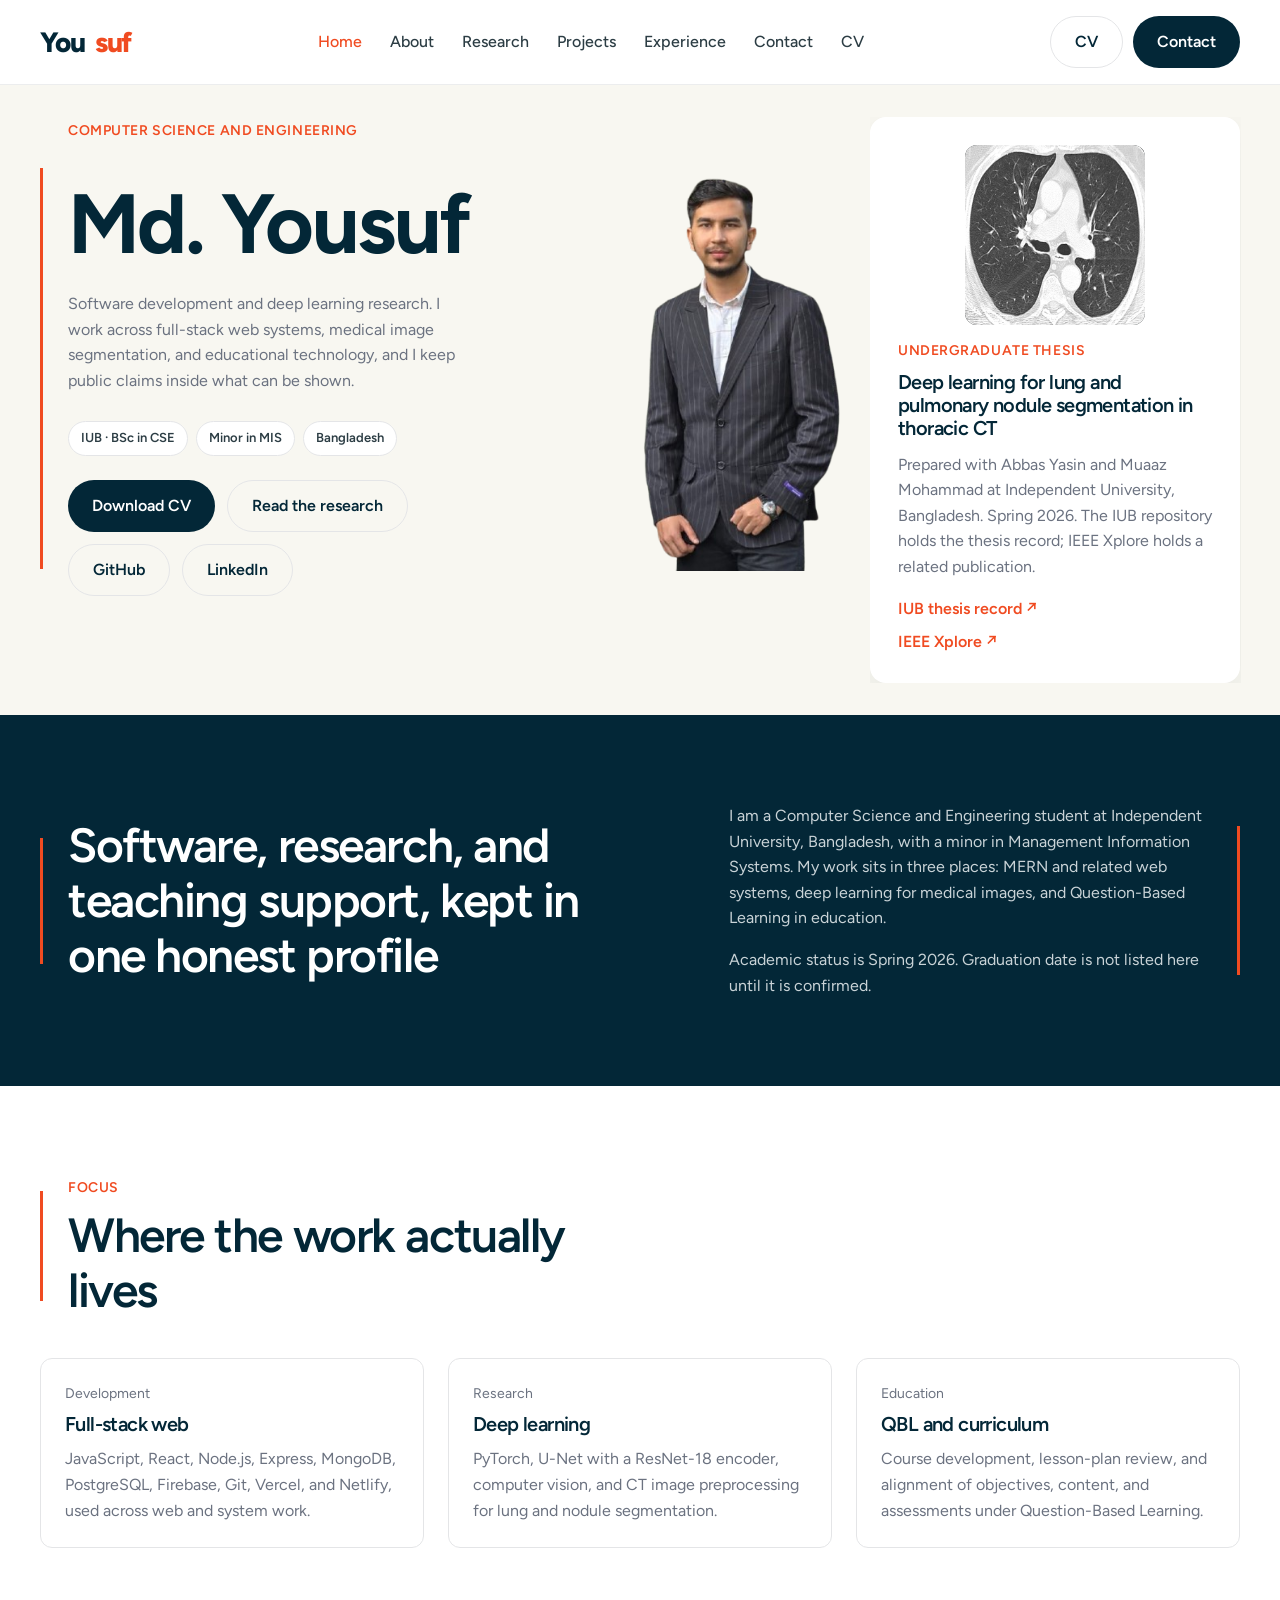
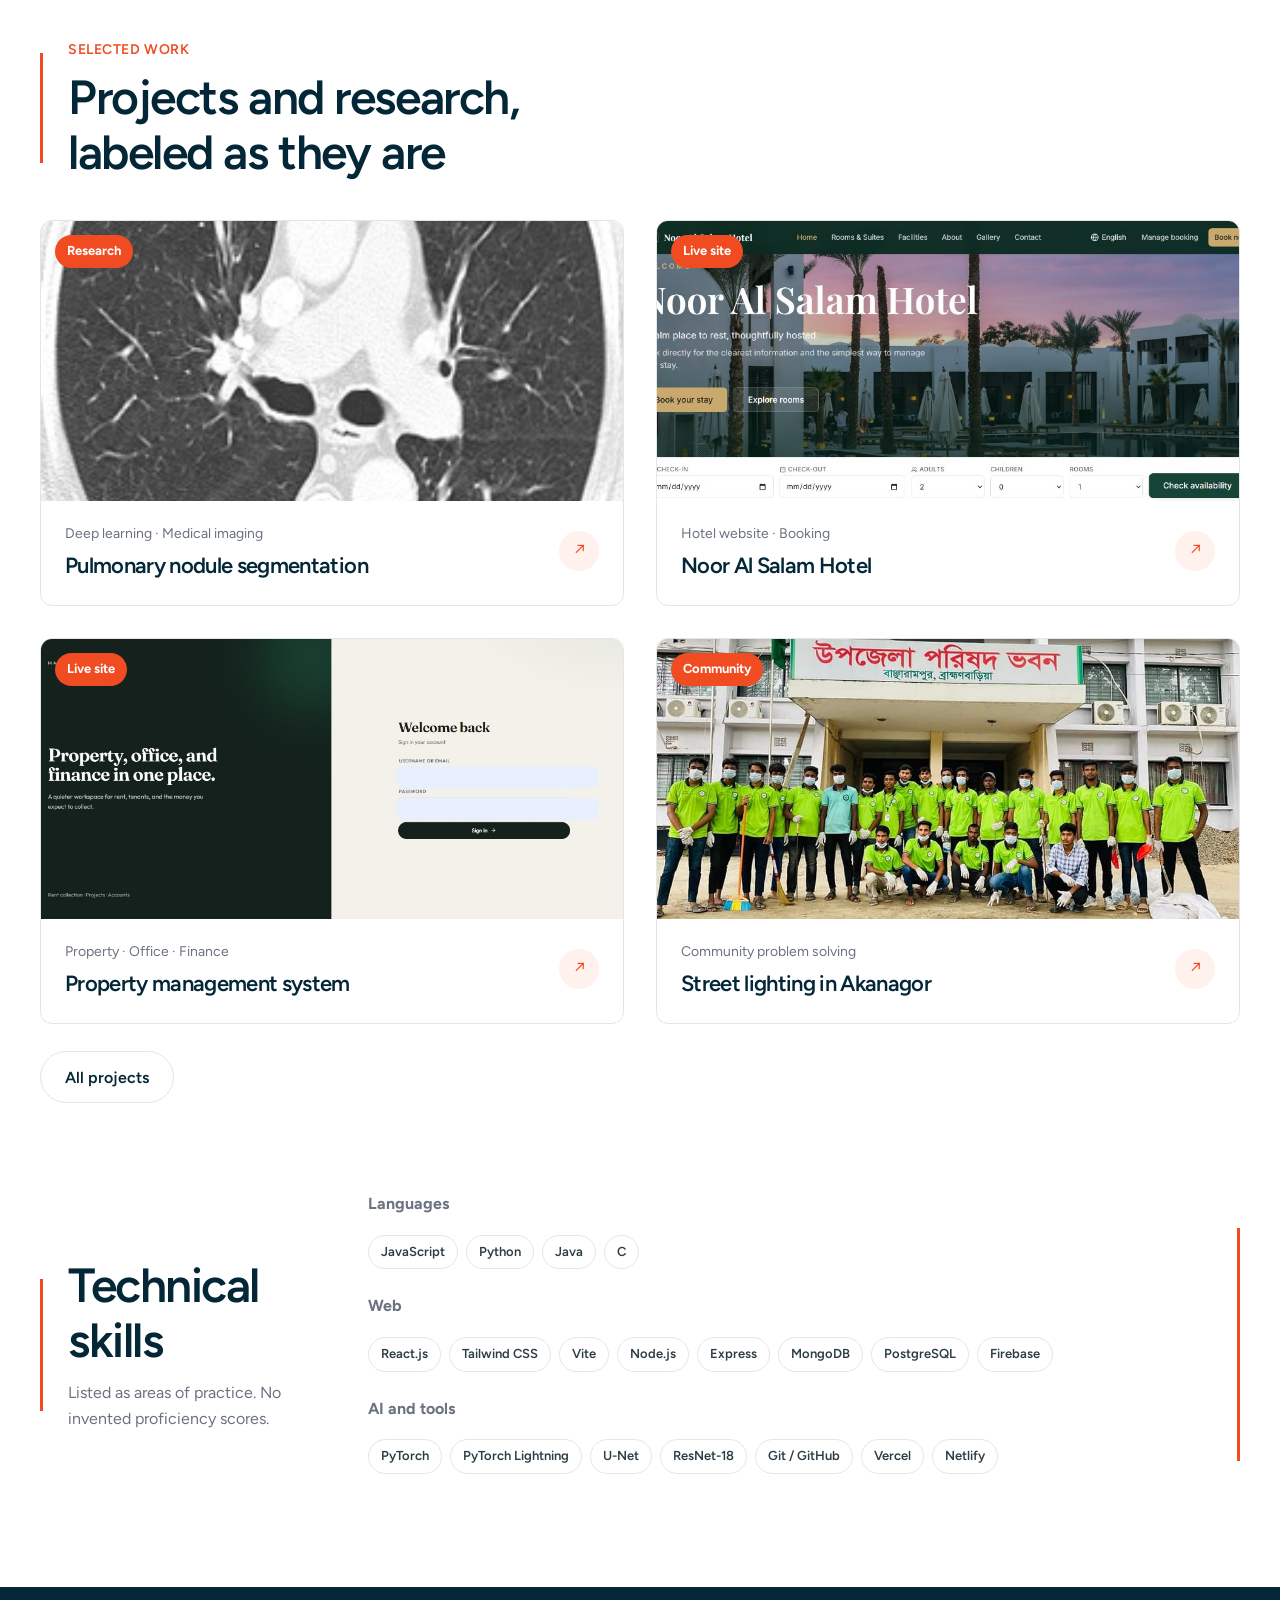
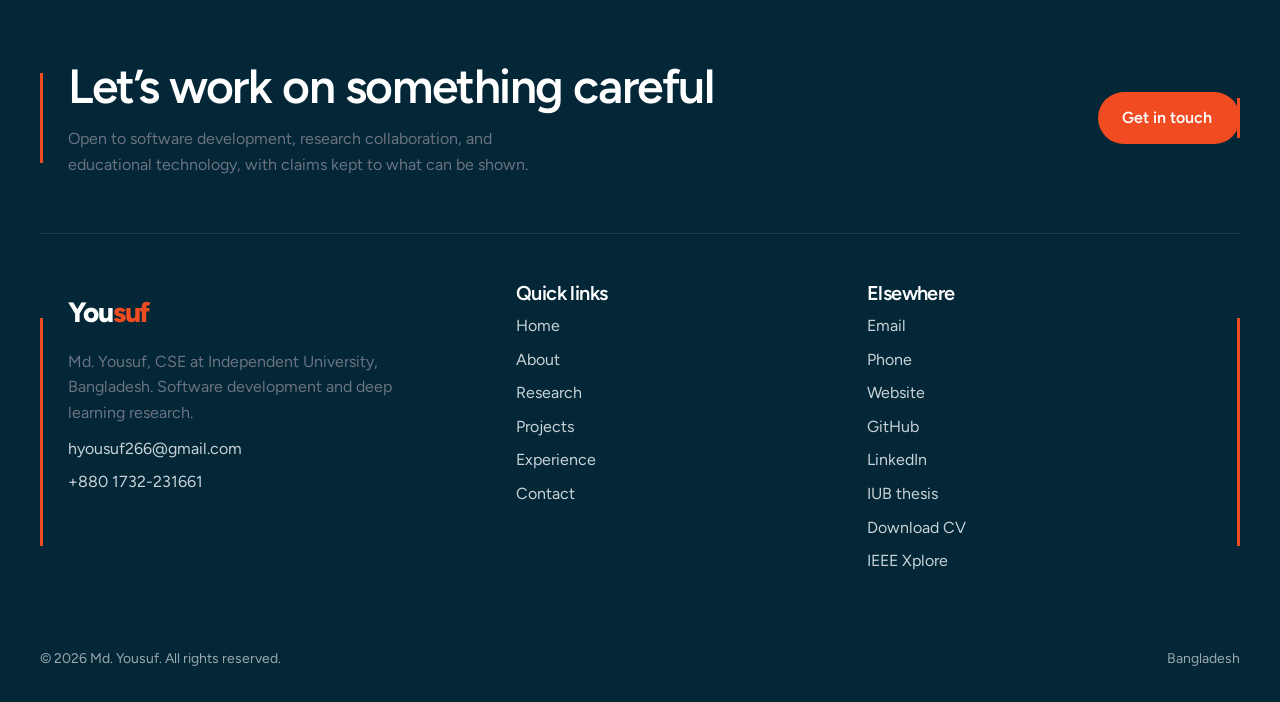
<file: site/index.html>
<!DOCTYPE html>
<html lang="en">
<head>
  <meta charset="UTF-8">
  <meta name="viewport" content="width=device-width, initial-scale=1.0">
  <title>Md. Yousuf - CSE, software, deep learning</title>
  <link rel="preconnect" href="https://fonts.googleapis.com">
  <link rel="preconnect" href="https://fonts.gstatic.com" crossorigin>
  <link href="https://fonts.googleapis.com/css2?family=Figtree:wght@400;500;600;700;800&display=swap" rel="stylesheet">
  <link rel="stylesheet" href="css/style.css">
  <script>document.documentElement.classList.add("js-anim");</script>
  <noscript><style>html.js-anim .reveal{opacity:1;filter:none;transform:none;clip-path:none}</style></noscript>
</head>
<body data-page="home">
  <div data-header></div>

  <section class="hero">
    <div class="container hero-grid hero-profile">
      <div class="hero-copy reveal reveal-left">
        <p class="eyebrow">Computer Science and Engineering</p>
        <h1>Md. Yousuf</h1>
        <p>Software development and deep learning research. I work across full-stack web systems, medical image segmentation, and educational technology, and I keep public claims inside what can be shown.</p>
        <div class="pills">
          <span class="pill">IUB · BSc in CSE</span>
          <span class="pill">Minor in MIS</span>
          <span class="pill">Bangladesh</span>
        </div>
        <div class="hero-actions">
          <a class="btn btn-dark" href="files/Md_Yousuf_CV.pdf" target="_blank" rel="noopener">Download CV</a>
          <a class="btn btn-line" href="research.html">Read the research</a>
          <a class="btn btn-line" href="https://github.com/yousufhasany" target="_blank" rel="noopener">GitHub</a>
          <a class="btn btn-line" href="https://www.linkedin.com/in/md-yousufhasan/" target="_blank" rel="noopener">LinkedIn</a>
        </div>
      </div>
      <div class="hero-portrait reveal reveal-center">
        <img src="images/yousuf-profile.png?v=5" alt="Md. Yousuf">
      </div>
      <aside class="profile-card reveal reveal-right">
        <img class="ct-thumb" src="images/ct-slice-082.png" alt="Axial thoracic CT slice from the research">
        <p class="eyebrow">Undergraduate thesis</p>
        <h3>Deep learning for lung and pulmonary nodule segmentation in thoracic CT</h3>
        <p>Prepared with Abbas Yasin and Muaaz Mohammad at Independent University, Bangladesh. Spring 2026. The IUB repository holds the thesis record; IEEE Xplore holds a related publication.</p>
        <p style="margin-top:16px"><a href="https://ar.iub.edu.bd/handle/11348/1204" target="_blank" rel="noopener">IUB thesis record ↗</a></p>
        <p style="margin-top:8px"><a href="https://ieeexplore.ieee.org/document/11545645/" target="_blank" rel="noopener">IEEE Xplore ↗</a></p>
      </aside>
    </div>
  </section>

  <section class="section dark">
    <div class="container intro-grid">
      <div>
        <h2>Software, research, and teaching support, kept in one honest profile</h2>
      </div>
      <div class="intro-copy">
        <p>I am a Computer Science and Engineering student at Independent University, Bangladesh, with a minor in Management Information Systems. My work sits in three places: MERN and related web systems, deep learning for medical images, and Question-Based Learning in education.</p>
        <p>Academic status is Spring 2026. Graduation date is not listed here until it is confirmed.</p>
      </div>
    </div>
  </section>

  <section class="section">
    <div class="container">
      <div class="section-head">
        <p class="eyebrow">Focus</p>
        <h2>Where the work actually lives</h2>
      </div>
      <div class="grid-3">
        <article class="role-card">
          <div class="card-meta">Development</div>
          <h3>Full-stack web</h3>
          <p>JavaScript, React, Node.js, Express, MongoDB, PostgreSQL, Firebase, Git, Vercel, and Netlify, used across web and system work.</p>
        </article>
        <article class="role-card">
          <div class="card-meta">Research</div>
          <h3>Deep learning</h3>
          <p>PyTorch, U-Net with a ResNet-18 encoder, computer vision, and CT image preprocessing for lung and nodule segmentation.</p>
        </article>
        <article class="role-card">
          <div class="card-meta">Education</div>
          <h3>QBL and curriculum</h3>
          <p>Course development, lesson-plan review, and alignment of objectives, content, and assessments under Question-Based Learning.</p>
        </article>
      </div>
    </div>
  </section>

  <section class="section" style="padding-top:0">
    <div class="container">
      <div class="section-head">
        <p class="eyebrow">Selected work</p>
        <h2>Projects and research, labeled as they are</h2>
      </div>
      <div class="grid-2" data-projects data-count="4"></div>
      <p style="margin-top:28px"><a class="btn btn-line" href="portfolio.html">All projects</a></p>
    </div>
  </section>

  <section class="section" style="padding-top:0">
    <div class="container skills-wrap">
      <div>
        <h2>Technical skills</h2>
        <p style="margin-top:12px">Listed as areas of practice. No invented proficiency scores.</p>
      </div>
      <div>
        <p><strong>Languages</strong></p>
        <div class="pills"><span class="pill">JavaScript</span><span class="pill">Python</span><span class="pill">Java</span><span class="pill">C</span></div>
        <p><strong>Web</strong></p>
        <div class="pills"><span class="pill">React.js</span><span class="pill">Tailwind CSS</span><span class="pill">Vite</span><span class="pill">Node.js</span><span class="pill">Express</span><span class="pill">MongoDB</span><span class="pill">PostgreSQL</span><span class="pill">Firebase</span></div>
        <p><strong>AI and tools</strong></p>
        <div class="pills"><span class="pill">PyTorch</span><span class="pill">PyTorch Lightning</span><span class="pill">U-Net</span><span class="pill">ResNet-18</span><span class="pill">Git / GitHub</span><span class="pill">Vercel</span><span class="pill">Netlify</span></div>
      </div>
    </div>
  </section>

  <div data-footer></div>
  <script src="js/data.js"></script>
  <script src="js/main.js"></script>
</body>
</html>
</file>
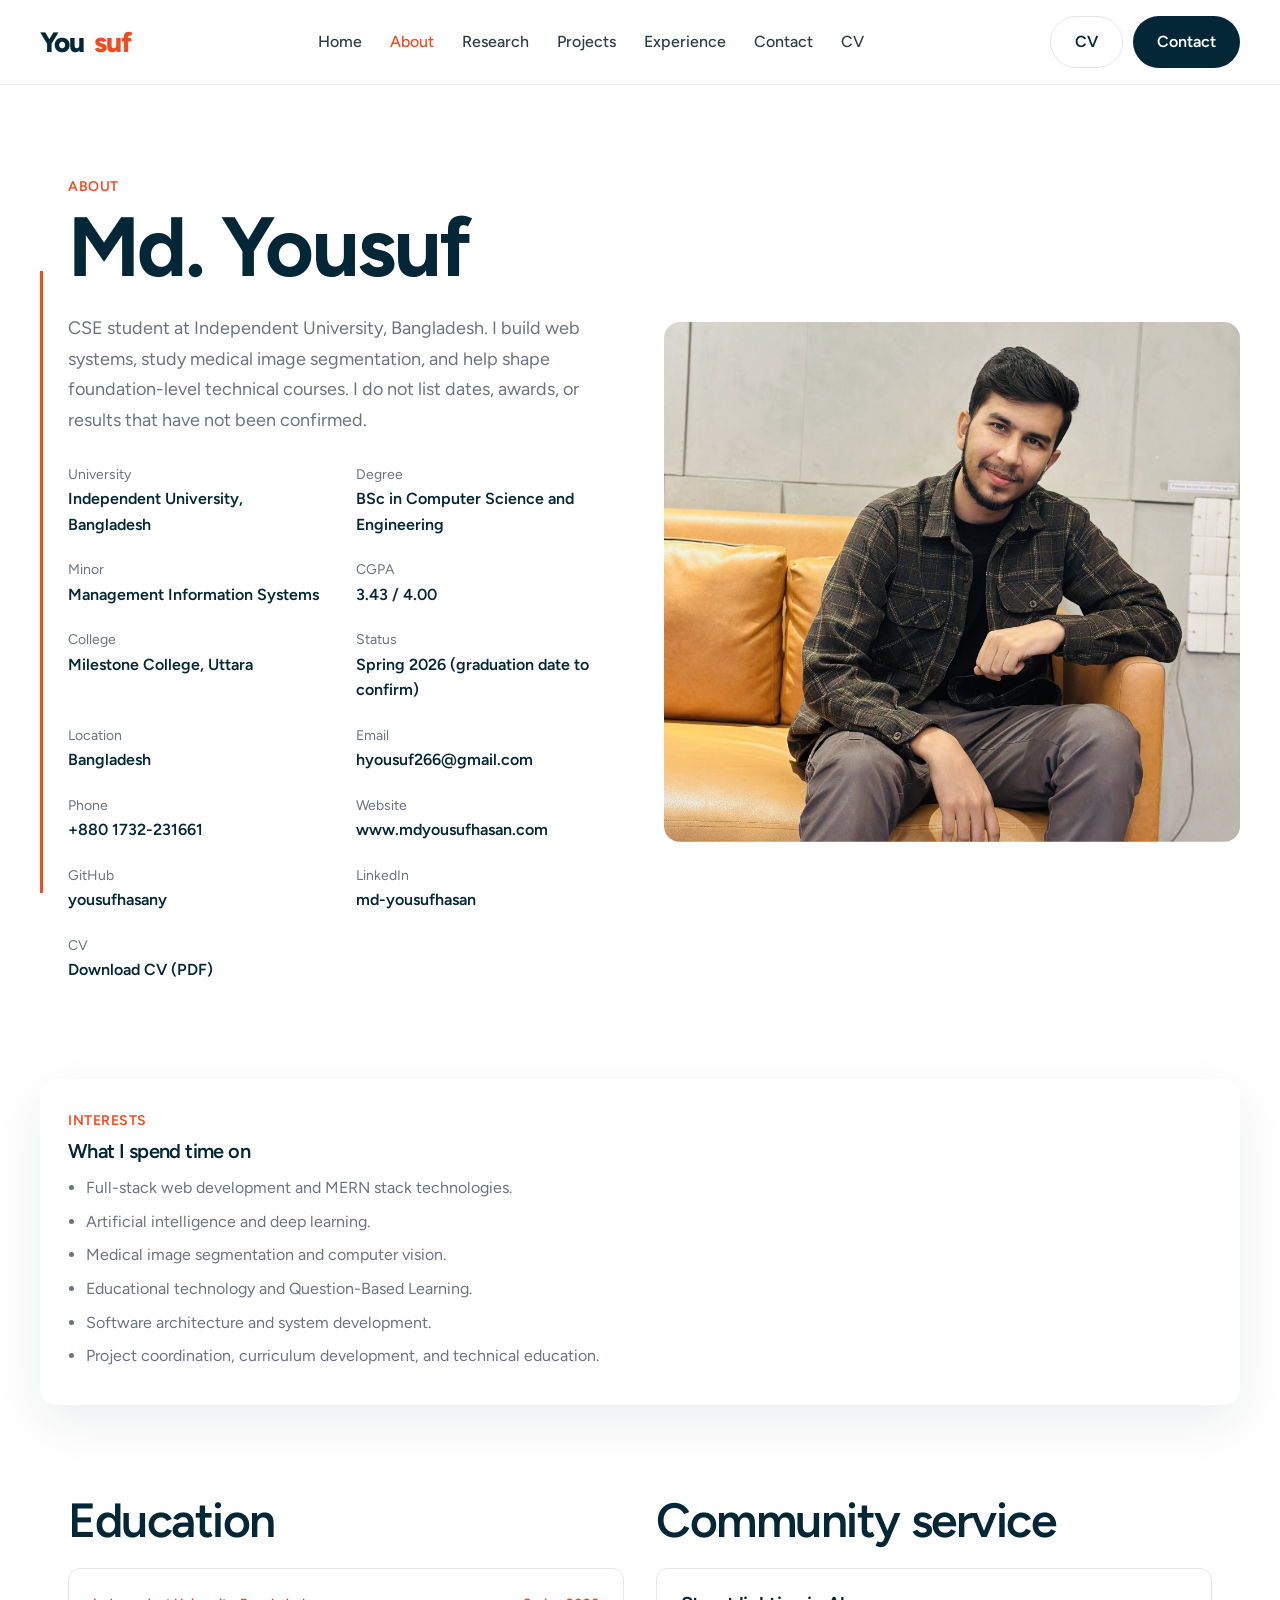
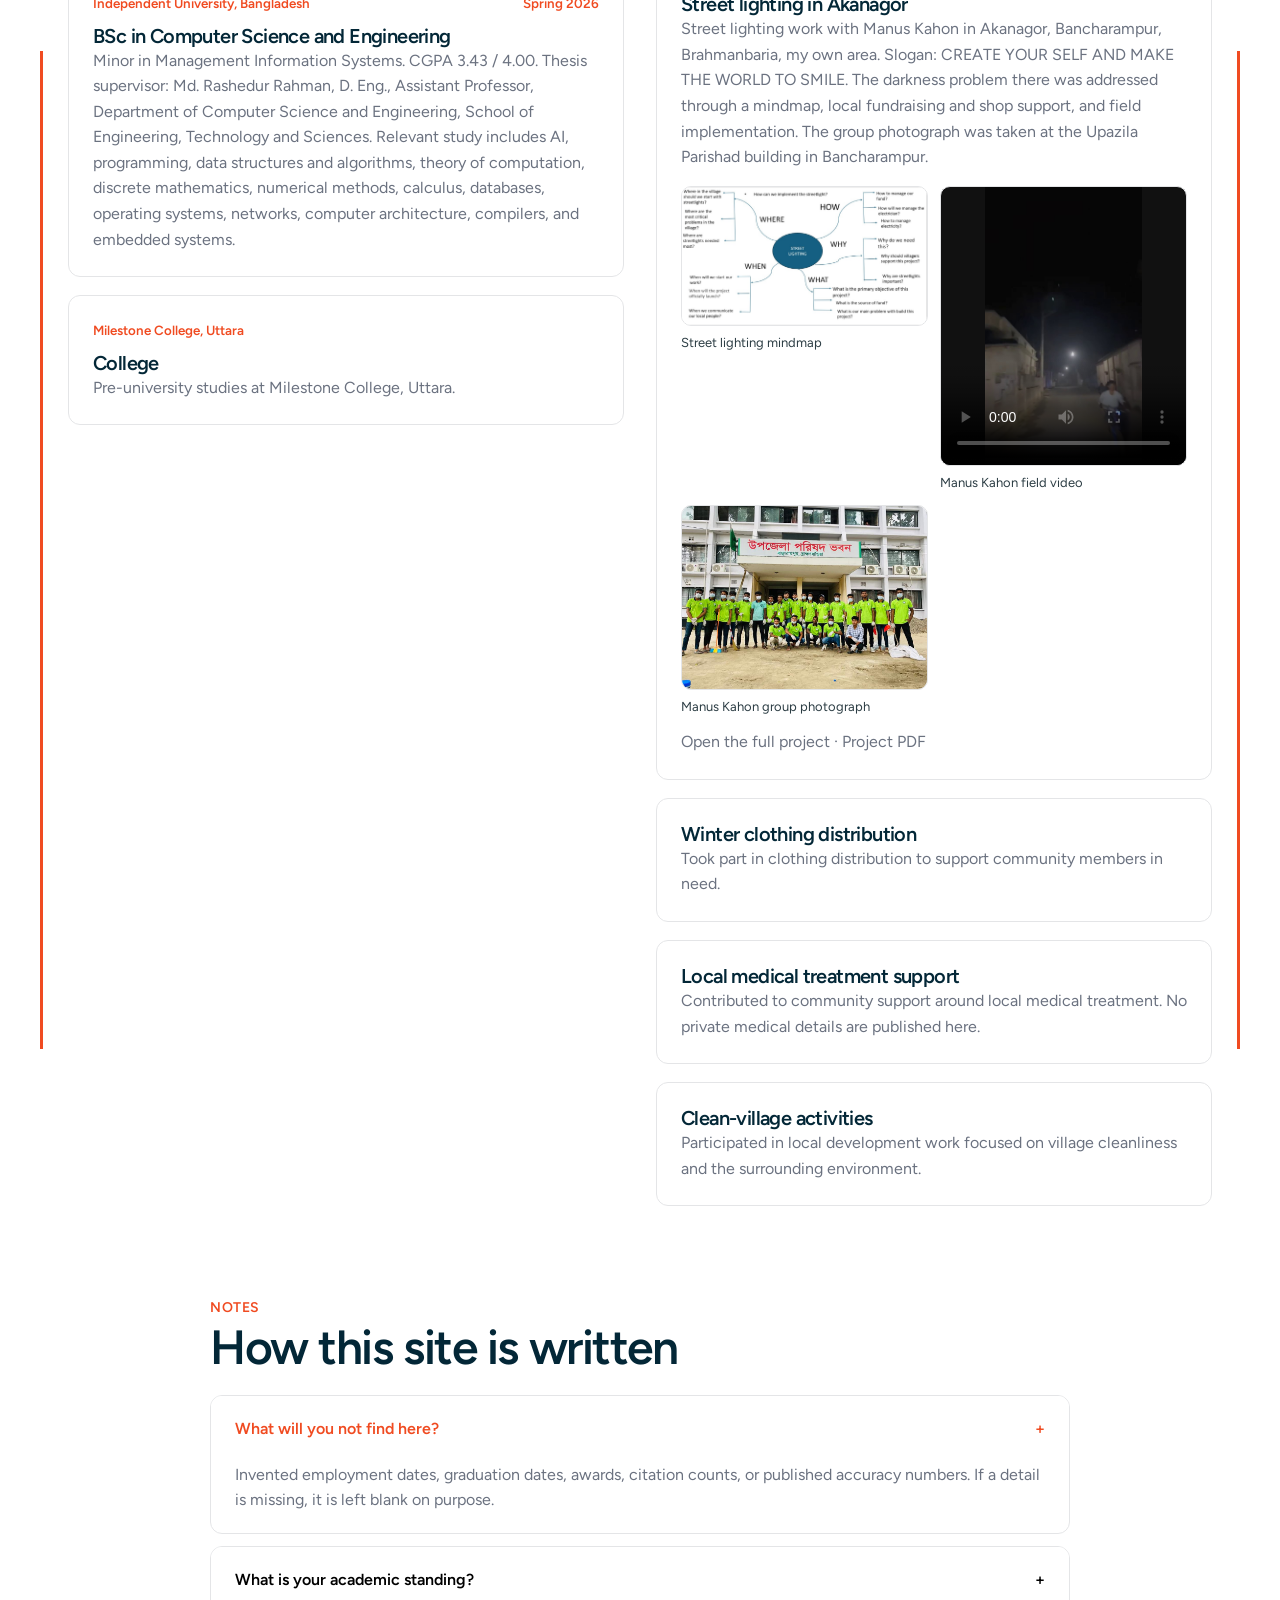
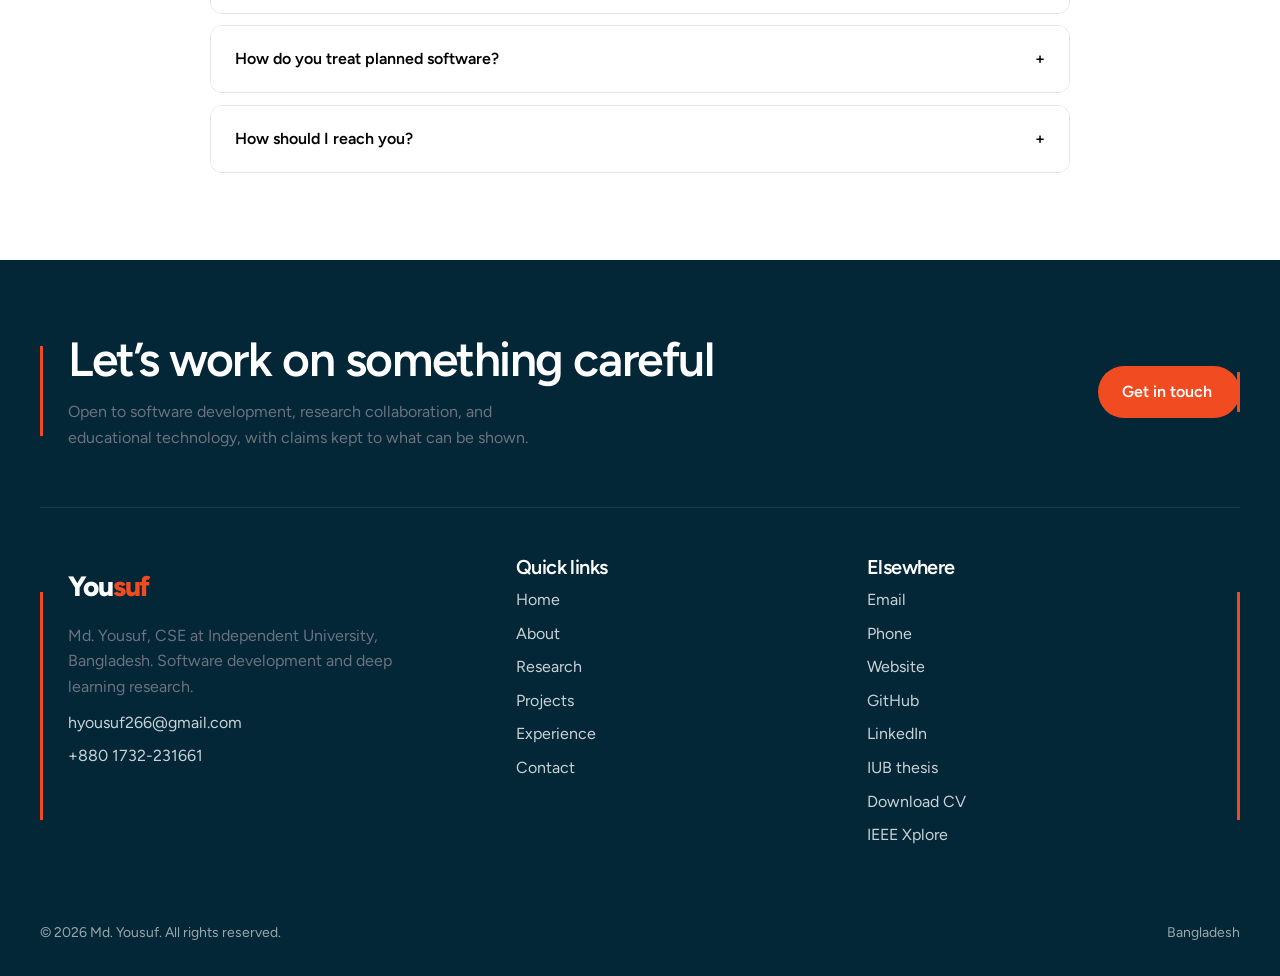
<file: site/about.html>
<!DOCTYPE html>
<html lang="en">
<head>
  <meta charset="UTF-8">
  <meta name="viewport" content="width=device-width, initial-scale=1.0">
  <title>About - Md. Yousuf</title>
  <link rel="preconnect" href="https://fonts.googleapis.com">
  <link rel="preconnect" href="https://fonts.gstatic.com" crossorigin>
  <link href="https://fonts.googleapis.com/css2?family=Figtree:wght@400;500;600;700;800&display=swap" rel="stylesheet">
  <link rel="stylesheet" href="css/style.css">
  <script>document.documentElement.classList.add("js-anim");</script>
  <noscript><style>html.js-anim .reveal{opacity:1;filter:none;transform:none;clip-path:none}</style></noscript>
</head>
<body data-page="about">
  <div data-header></div>

  <section class="section">
    <div class="container about-hero">
      <div>
        <p class="eyebrow">About</p>
        <h1>Md. Yousuf</h1>
        <p class="lead" style="margin:18px 0 8px">CSE student at Independent University, Bangladesh. I build web systems, study medical image segmentation, and help shape foundation-level technical courses. I do not list dates, awards, or results that have not been confirmed.</p>
        <dl class="about-facts">
          <div><dt>University</dt><dd>Independent University, Bangladesh</dd></div>
          <div><dt>Degree</dt><dd>BSc in Computer Science and Engineering</dd></div>
          <div><dt>Minor</dt><dd>Management Information Systems</dd></div>
          <div><dt>CGPA</dt><dd>3.43 / 4.00</dd></div>
          <div><dt>College</dt><dd>Milestone College, Uttara</dd></div>
          <div><dt>Status</dt><dd>Spring 2026 (graduation date to confirm)</dd></div>
          <div><dt>Location</dt><dd>Bangladesh</dd></div>
          <div><dt>Email</dt><dd><a href="mailto:hyousuf266@gmail.com">hyousuf266@gmail.com</a></dd></div>
          <div><dt>Phone</dt><dd><a href="tel:+8801732231661">+880 1732-231661</a></dd></div>
          <div><dt>Website</dt><dd><a href="https://www.mdyousufhasan.com" target="_blank" rel="noopener">www.mdyousufhasan.com</a></dd></div>
          <div><dt>GitHub</dt><dd><a href="https://github.com/yousufhasany" target="_blank" rel="noopener">yousufhasany</a></dd></div>
          <div><dt>LinkedIn</dt><dd><a href="https://www.linkedin.com/in/md-yousufhasan/" target="_blank" rel="noopener">md-yousufhasan</a></dd></div>
          <div><dt>CV</dt><dd><a href="files/Md_Yousuf_CV.pdf" target="_blank" rel="noopener">Download CV (PDF)</a></dd></div>
        </dl>
      </div>
      <img class="about-photo" src="images/yousuf-about.jpg" alt="Md. Yousuf">
    </div>
  </section>

  <section class="section" style="padding-top:0">
    <div class="container">
      <div class="profile-card">
        <p class="eyebrow">Interests</p>
        <h3>What I spend time on</h3>
        <ul class="detail-copy" style="margin-top:12px">
          <li>Full-stack web development and MERN stack technologies.</li>
          <li>Artificial intelligence and deep learning.</li>
          <li>Medical image segmentation and computer vision.</li>
          <li>Educational technology and Question-Based Learning.</li>
          <li>Software architecture and system development.</li>
          <li>Project coordination, curriculum development, and technical education.</li>
        </ul>
      </div>
    </div>
  </section>

  <section class="section" style="padding-top:0">
    <div class="container grid-2">
      <div>
        <h2 style="margin-bottom:20px">Education</h2>
        <div class="timeline">
          <article class="time-item">
            <header><small>Independent University, Bangladesh</small><small>Spring 2026</small></header>
            <h3>BSc in Computer Science and Engineering</h3>
            <p>Minor in Management Information Systems. CGPA 3.43 / 4.00. Thesis supervisor: Md. Rashedur Rahman, D. Eng., Assistant Professor, Department of Computer Science and Engineering, School of Engineering, Technology and Sciences. Relevant study includes AI, programming, data structures and algorithms, theory of computation, discrete mathematics, numerical methods, calculus, databases, operating systems, networks, computer architecture, compilers, and embedded systems.</p>
          </article>
          <article class="time-item">
            <header><small>Milestone College, Uttara</small></header>
            <h3>College</h3>
            <p>Pre-university studies at Milestone College, Uttara.</p>
          </article>
        </div>
      </div>
      <div>
        <h2 style="margin-bottom:20px">Community service</h2>
        <div class="timeline">
          <article class="time-item">
            <h3>Street lighting in Akanagor</h3>
            <p>Street lighting work with Manus Kahon in Akanagor, Bancharampur, Brahmanbaria, my own area. Slogan: CREATE YOUR SELF AND MAKE THE WORLD TO SMILE. The darkness problem there was addressed through a mindmap, local fundraising and shop support, and field implementation. The group photograph was taken at the Upazila Parishad building in Bancharampur.</p>
            <div class="community-shots">
              <figure>
                <img src="images/streetlight-mindmap.png" alt="Street lighting mindmap covering Where, How, Why, What, and When">
                <figcaption>Street lighting mindmap</figcaption>
              </figure>
              <figure>
                <video controls playsinline preload="metadata" poster="images/manush-kahon-poster.jpg">
                  <source src="videos/manush-kahon.mp4" type="video/mp4">
                  Manus Kahon field video of street lighting work in Akanagor
                </video>
                <figcaption>Manus Kahon field video</figcaption>
              </figure>
              <figure>
                <img src="images/streetlight-group.jpg" alt="Manus Kahon volunteer group in front of the Upazila Parishad building in Bancharampur, Brahmanbaria">
                <figcaption>Manus Kahon group photograph</figcaption>
              </figure>
            </div>
            <p style="margin-top:12px"><a href="work.html?id=street-lighting">Open the full project</a> · <a href="files/street-lighting-project.pdf" target="_blank" rel="noopener">Project PDF</a></p>
          </article>
          <article class="time-item">
            <h3>Winter clothing distribution</h3>
            <p>Took part in clothing distribution to support community members in need.</p>
          </article>
          <article class="time-item">
            <h3>Local medical treatment support</h3>
            <p>Contributed to community support around local medical treatment. No private medical details are published here.</p>
          </article>
          <article class="time-item">
            <h3>Clean-village activities</h3>
            <p>Participated in local development work focused on village cleanliness and the surrounding environment.</p>
          </article>
        </div>
      </div>
    </div>
  </section>

  <section class="section" style="padding-top:0">
    <div class="container" style="max-width:860px">
      <p class="eyebrow">Notes</p>
      <h2 style="margin-bottom:20px">How this site is written</h2>
      <div class="faq-item open">
        <button type="button">What will you not find here? <span>+</span></button>
        <div class="answer">Invented employment dates, graduation dates, awards, citation counts, or published accuracy numbers. If a detail is missing, it is left blank on purpose.</div>
      </div>
      <div class="faq-item">
        <button type="button">What is your academic standing? <span>+</span></button>
        <div class="answer">I am a CSE student at IUB with a minor in MIS. Academic status is Spring 2026. Exact graduation status should be confirmed before anyone treats it as a finished degree.</div>
      </div>
      <div class="faq-item">
        <button type="button">How do you treat planned software? <span>+</span></button>
        <div class="answer">Planned features stay labeled as planned. A concept is not described as a completed product.</div>
      </div>
      <div class="faq-item">
        <button type="button">How should I reach you? <span>+</span></button>
        <div class="answer">Email hyousuf266@gmail.com or call +880 1732-231661. The website is www.mdyousufhasan.com. GitHub, LinkedIn, and a CV PDF are also listed.</div>
      </div>
    </div>
  </section>

  <div data-footer></div>
  <script src="js/data.js"></script>
  <script src="js/main.js"></script>
</body>
</html>
</file>
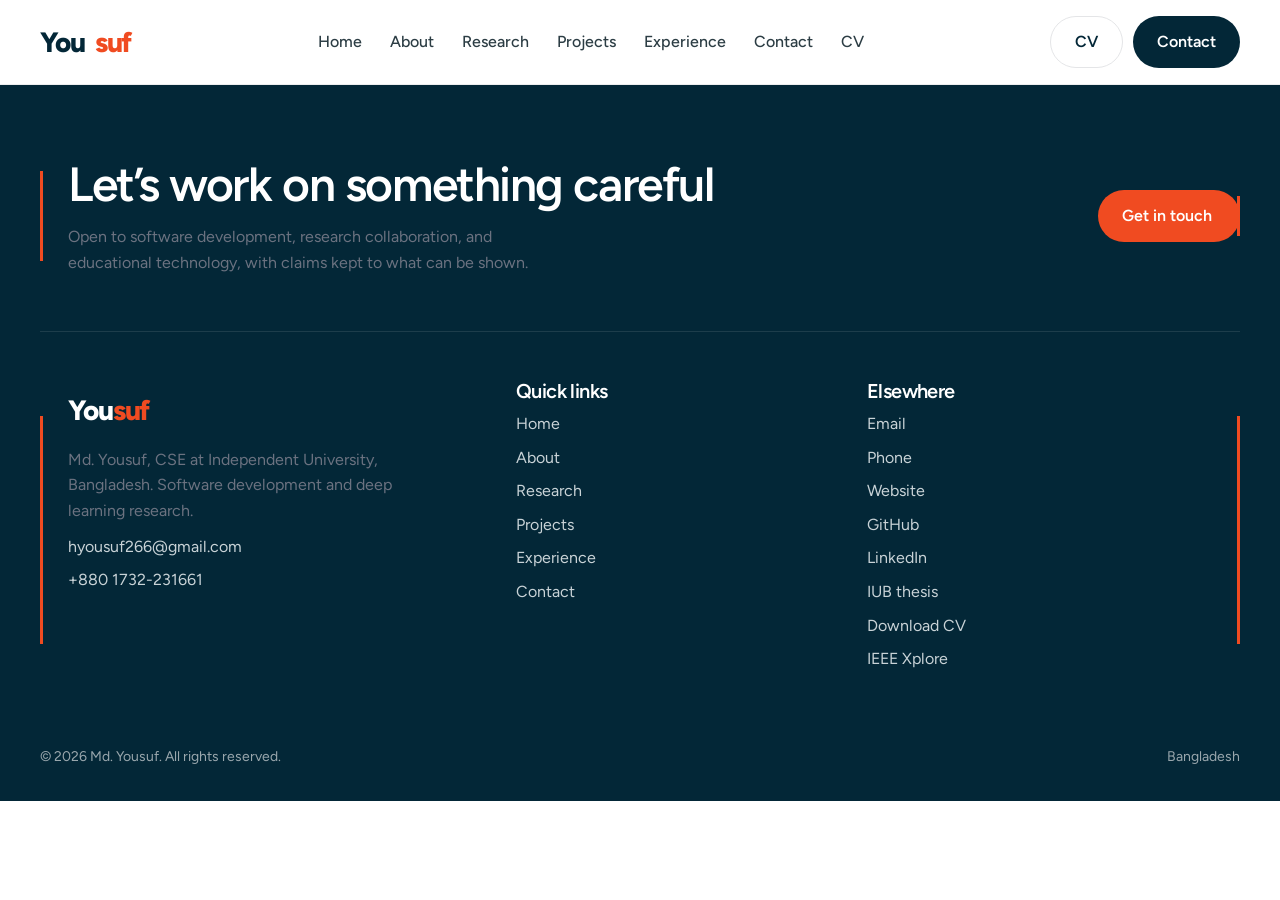
<file: site/article.html>
<!DOCTYPE html>
<html lang="en">
<head>
  <meta charset="UTF-8">
  <meta name="viewport" content="width=device-width, initial-scale=1.0">
  <title>Article - AdGuru</title>
  <link rel="preconnect" href="https://fonts.googleapis.com">
  <link rel="preconnect" href="https://fonts.gstatic.com" crossorigin>
  <link href="https://fonts.googleapis.com/css2?family=Figtree:wght@400;500;600;700;800&display=swap" rel="stylesheet">
  <link rel="stylesheet" href="css/style.css">
  <script>document.documentElement.classList.add("js-anim");</script>
  <noscript><style>html.js-anim .reveal{opacity:1;filter:none;transform:none;clip-path:none}</style></noscript>
</head>
<body data-page="blogs">
  <div data-header></div>
  <div data-article></div>
  <div data-footer></div>
  <script src="js/data.js"></script>
  <script src="js/main.js"></script>
</body>
</html>
</file>
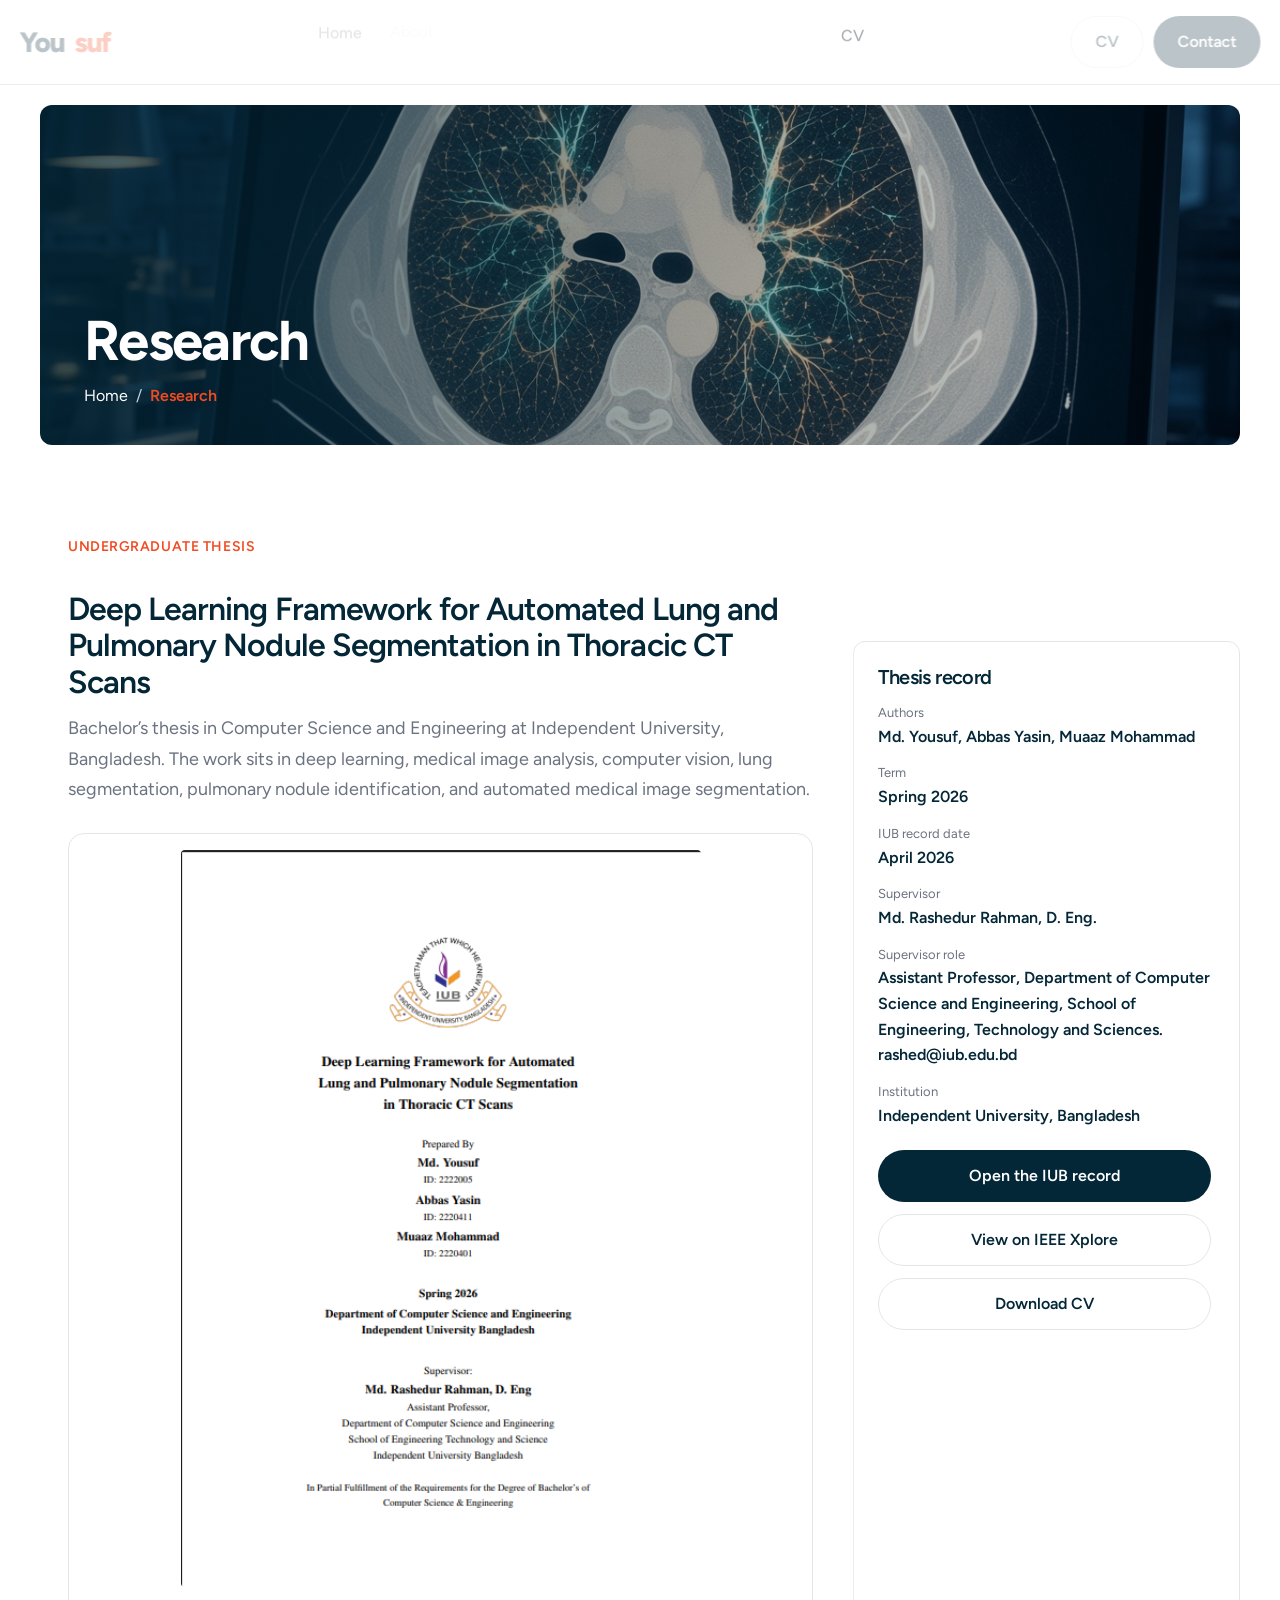
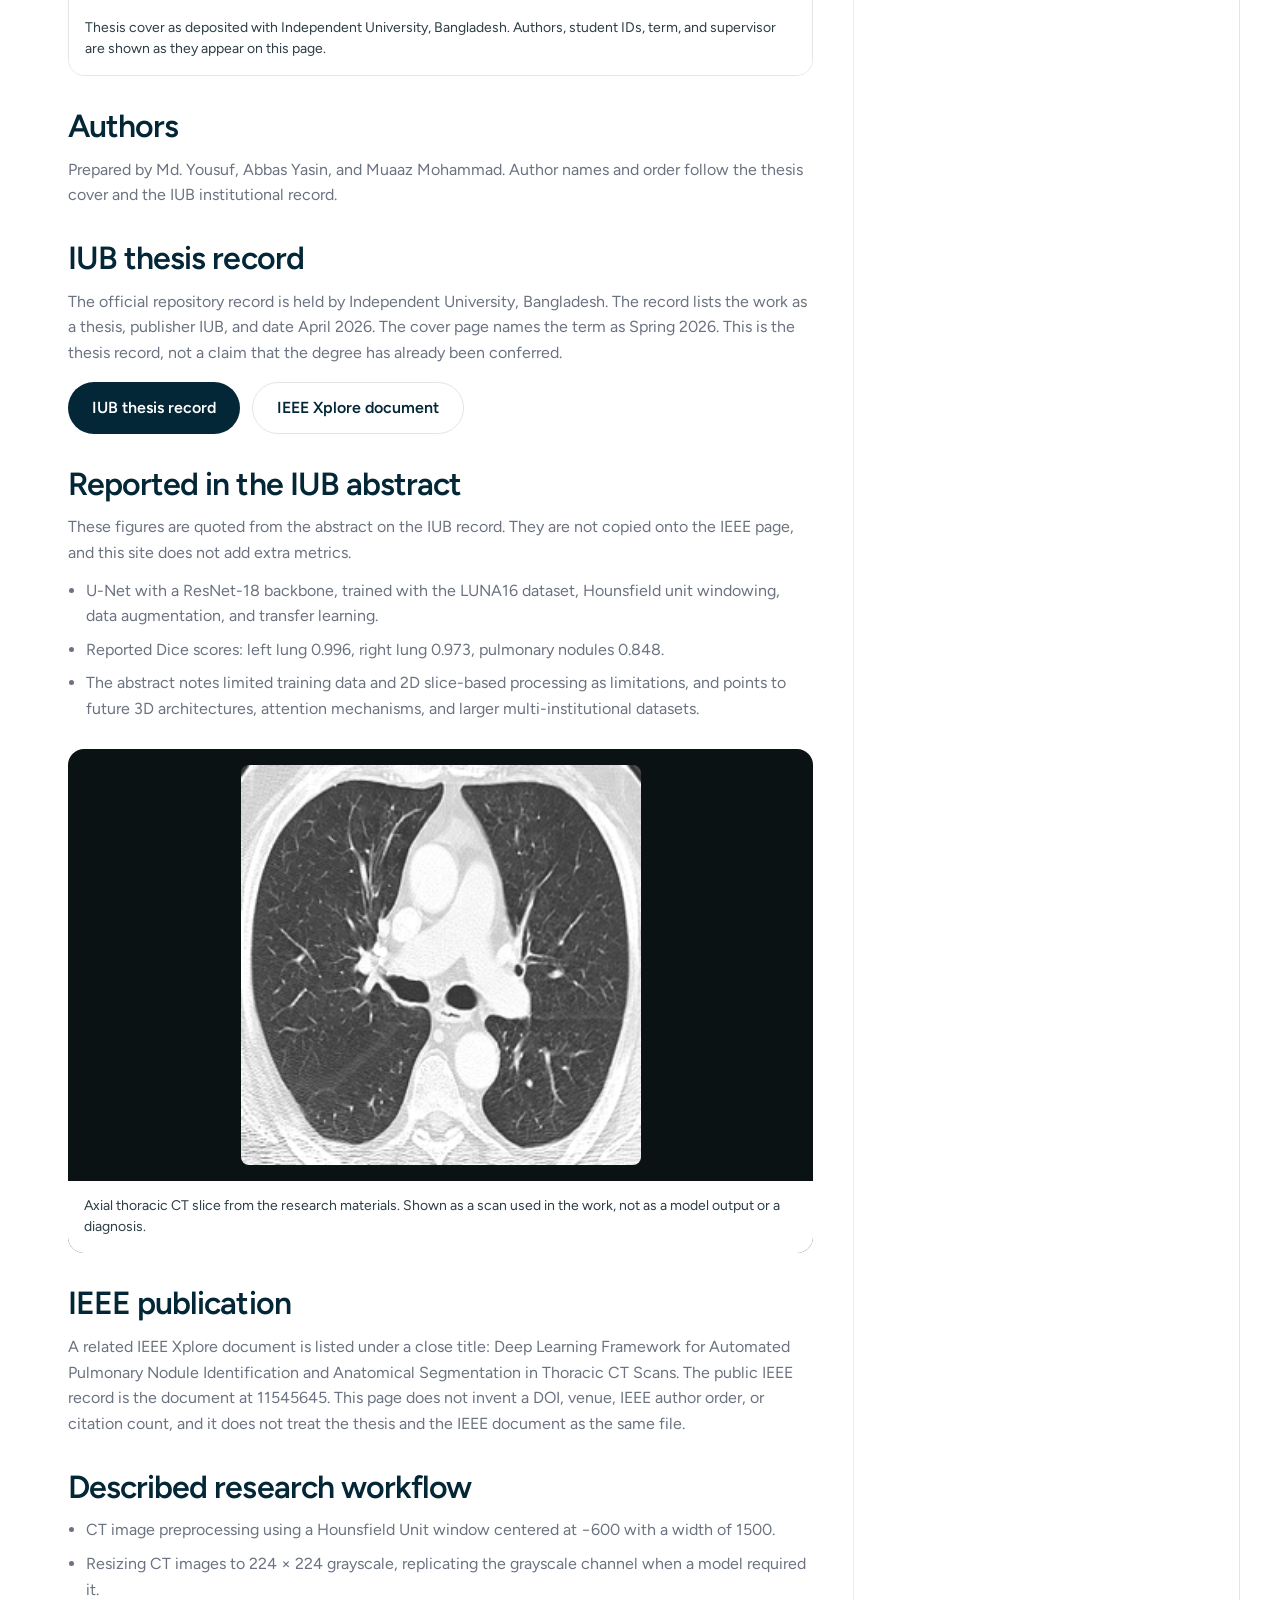
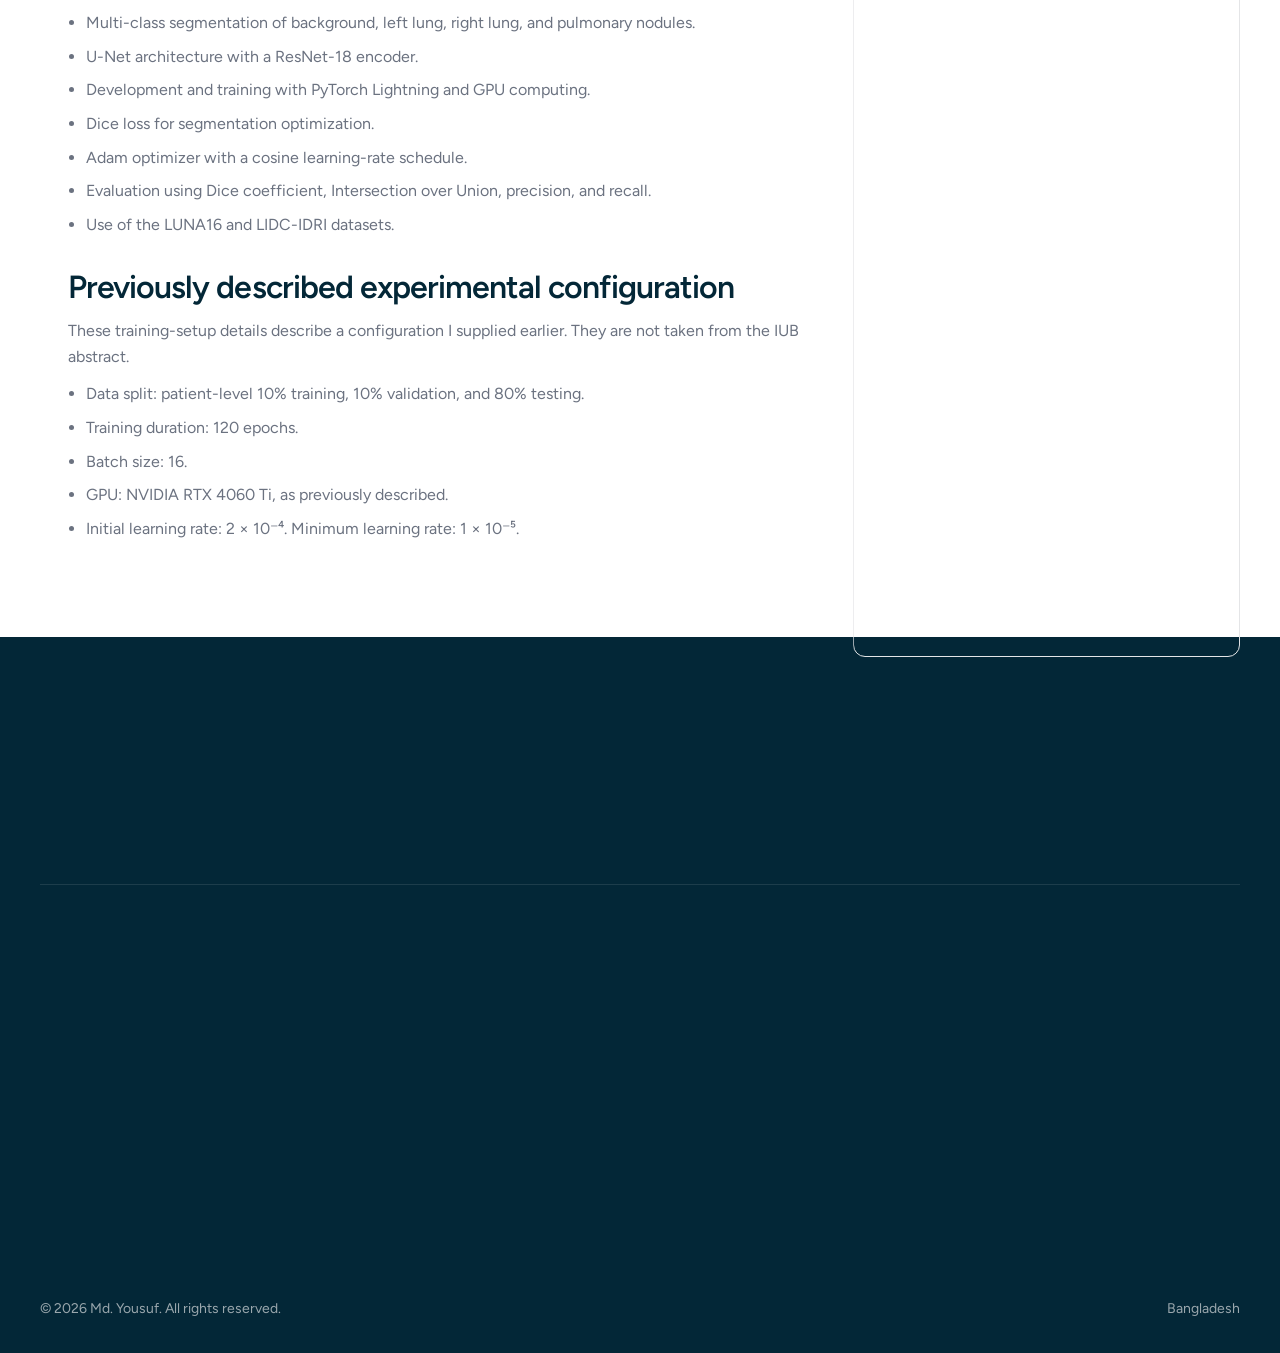
<file: site/blogs.html>
<!DOCTYPE html>
<html lang="en">
<head>
  <meta charset="UTF-8">
  <meta http-equiv="refresh" content="0; url=research.html">
  <title>Redirecting…</title>
  <link rel="canonical" href="research.html">
</head>
<body>
  <p><a href="research.html">Continue to Research</a></p>
</body>
</html>
</file>
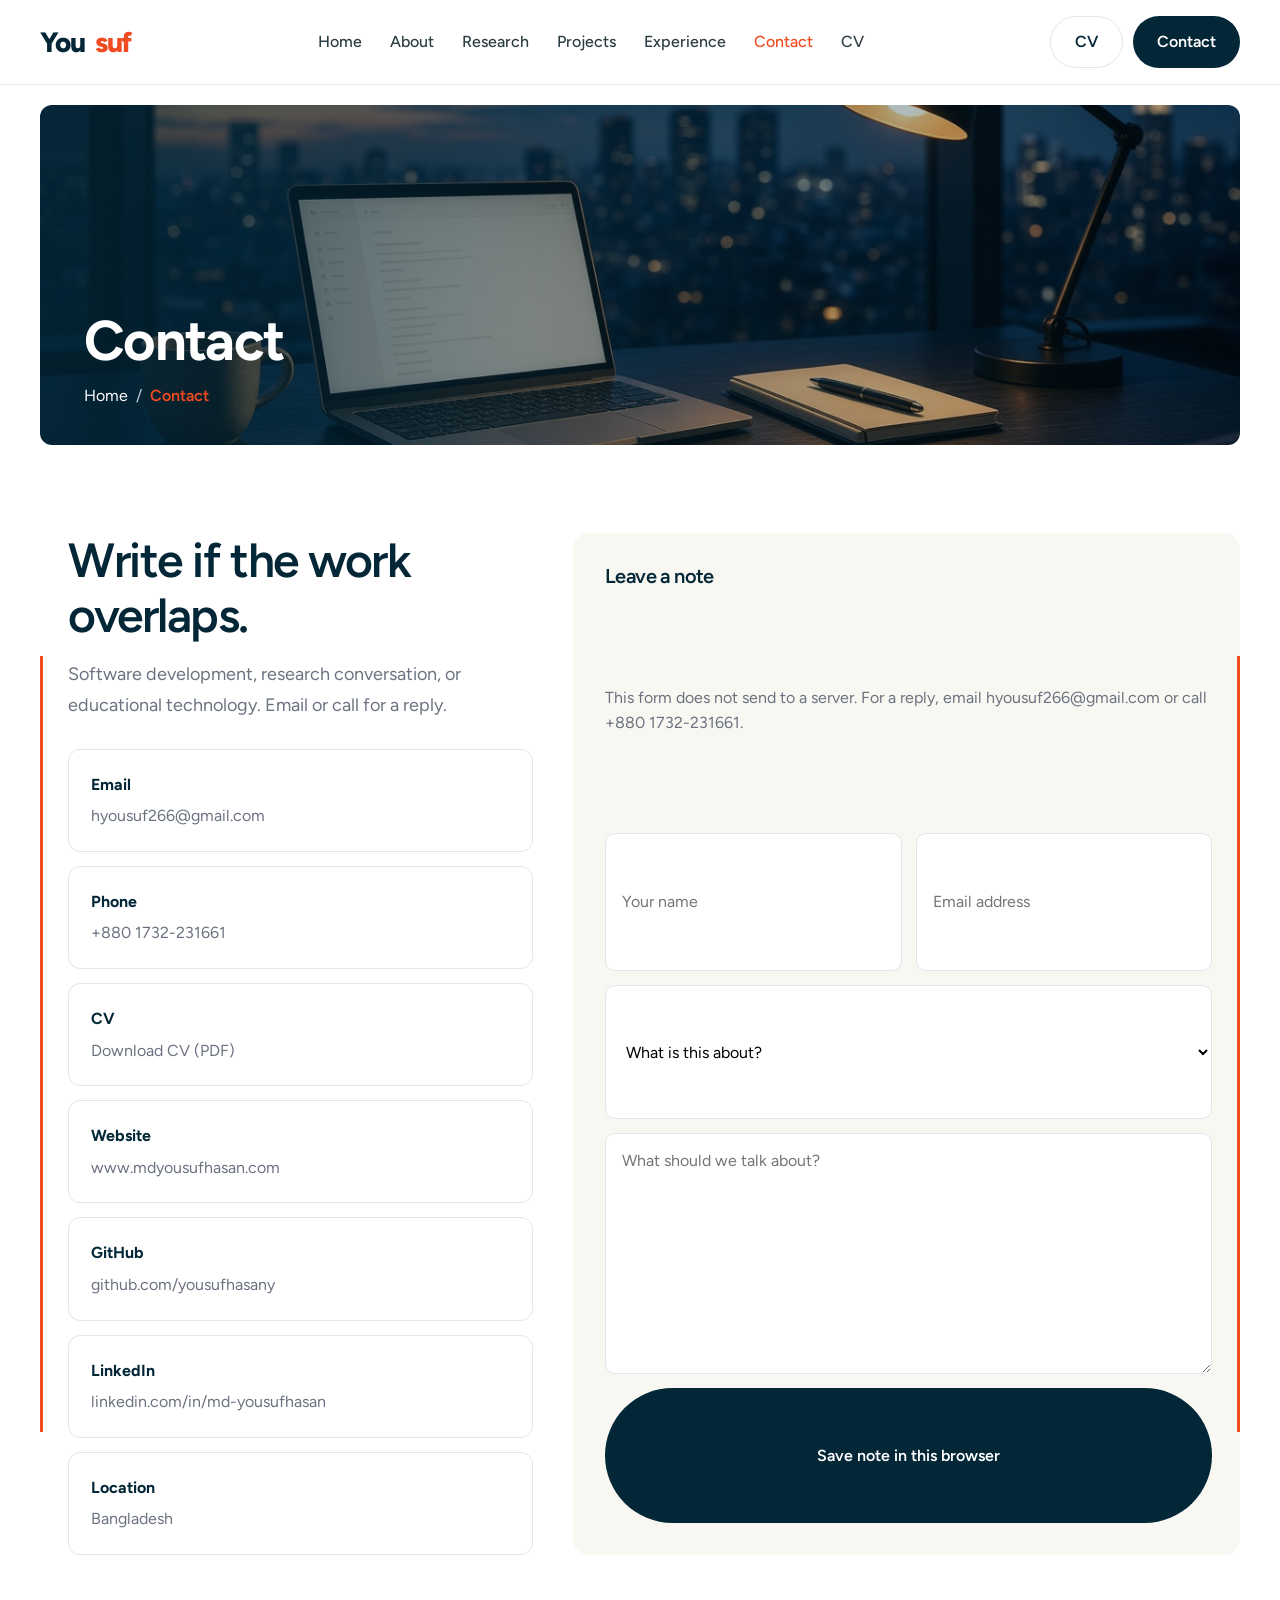
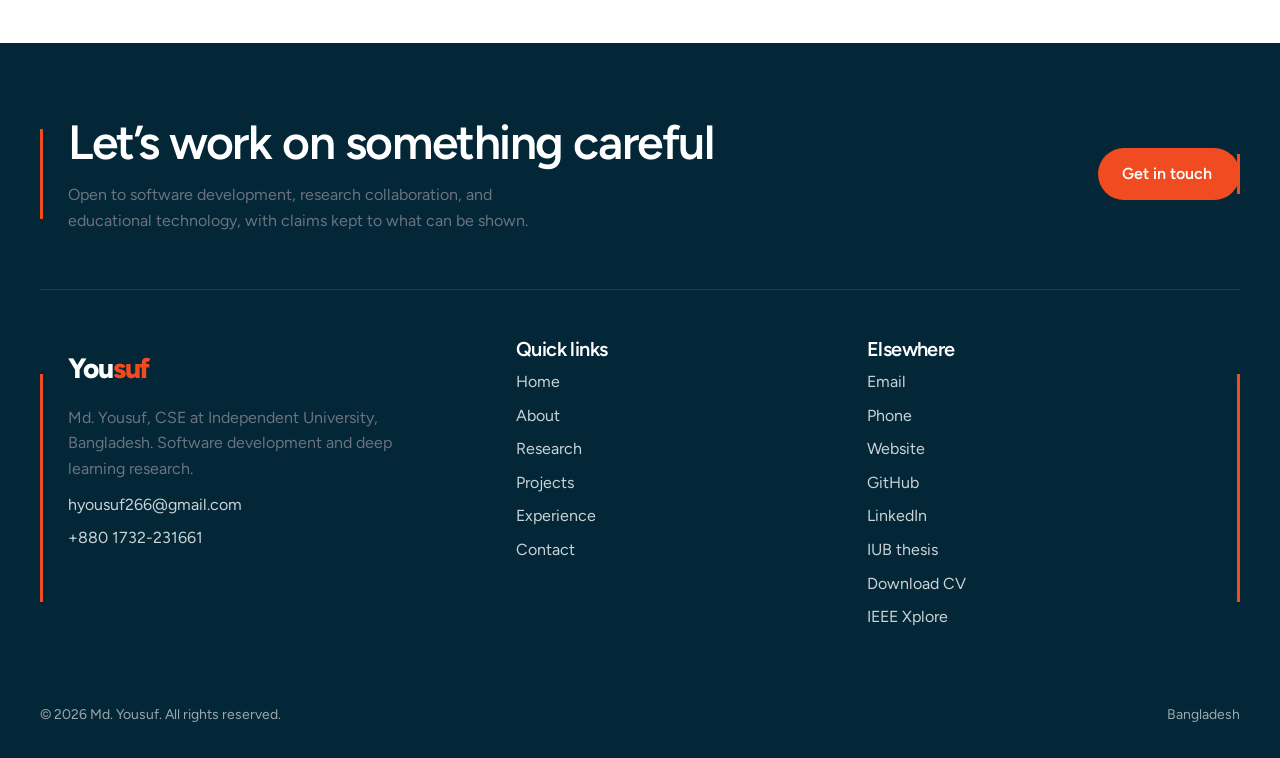
<file: site/contact.html>
<!DOCTYPE html>
<html lang="en">
<head>
  <meta charset="UTF-8">
  <meta name="viewport" content="width=device-width, initial-scale=1.0">
  <title>Contact - Md. Yousuf</title>
  <link rel="preconnect" href="https://fonts.googleapis.com">
  <link rel="preconnect" href="https://fonts.gstatic.com" crossorigin>
  <link href="https://fonts.googleapis.com/css2?family=Figtree:wght@400;500;600;700;800&display=swap" rel="stylesheet">
  <link rel="stylesheet" href="css/style.css">
  <script>document.documentElement.classList.add("js-anim");</script>
  <noscript><style>html.js-anim .reveal{opacity:1;filter:none;transform:none;clip-path:none}</style></noscript>
</head>
<body data-page="contact">
  <div data-header></div>
  <section class="page-banner">
    <div class="container">
      <div class="banner-inner banner-cover banner-cover-contact">
        <div>
          <h1>Contact</h1>
          <div class="crumbs"><a href="index.html">Home</a> / <span class="current">Contact</span></div>
        </div>
      </div>
    </div>
  </section>
  <section class="section">
    <div class="container contact-grid">
      <div>
        <h2>Write if the work overlaps.</h2>
        <p class="lead" style="margin:16px 0 28px">Software development, research conversation, or educational technology. Email or call for a reply.</p>
        <div class="grid-2" style="grid-template-columns:1fr;gap:14px">
          <article class="info-card">
            <strong>Email</strong>
            <p><a href="mailto:hyousuf266@gmail.com">hyousuf266@gmail.com</a></p>
          </article>
          <article class="info-card">
            <strong>Phone</strong>
            <p><a href="tel:+8801732231661">+880 1732-231661</a></p>
          </article>
          <article class="info-card">
            <strong>CV</strong>
            <p><a href="files/Md_Yousuf_CV.pdf" target="_blank" rel="noopener">Download CV (PDF)</a></p>
          </article>
          <article class="info-card">
            <strong>Website</strong>
            <p><a href="https://www.mdyousufhasan.com" target="_blank" rel="noopener">www.mdyousufhasan.com</a></p>
          </article>
          <article class="info-card">
            <strong>GitHub</strong>
            <p><a href="https://github.com/yousufhasany" target="_blank" rel="noopener">github.com/yousufhasany</a></p>
          </article>
          <article class="info-card">
            <strong>LinkedIn</strong>
            <p><a href="https://www.linkedin.com/in/md-yousufhasan/" target="_blank" rel="noopener">linkedin.com/in/md-yousufhasan</a></p>
          </article>
          <article class="info-card">
            <strong>Location</strong>
            <p>Bangladesh</p>
          </article>
        </div>
      </div>
      <form class="form" data-contact>
        <h3>Leave a note</h3>
        <p>This form does not send to a server. For a reply, email hyousuf266@gmail.com or call +880 1732-231661.</p>
        <div class="form-row">
          <input name="name" type="text" placeholder="Your name" required>
          <input name="email" type="email" placeholder="Email address" required>
        </div>
        <select name="interest" required>
          <option value="">What is this about?</option>
          <option>Software development</option>
          <option>Deep learning / research</option>
          <option>Educational technology</option>
          <option>Something else</option>
        </select>
        <textarea name="message" rows="5" placeholder="What should we talk about?" required></textarea>
        <button class="btn btn-dark" type="submit">Save note in this browser</button>
        <div class="form-status" role="status"></div>
      </form>
    </div>
  </section>
  <div data-footer></div>
  <script src="js/data.js"></script>
  <script src="js/main.js"></script>
</body>
</html>
</file>
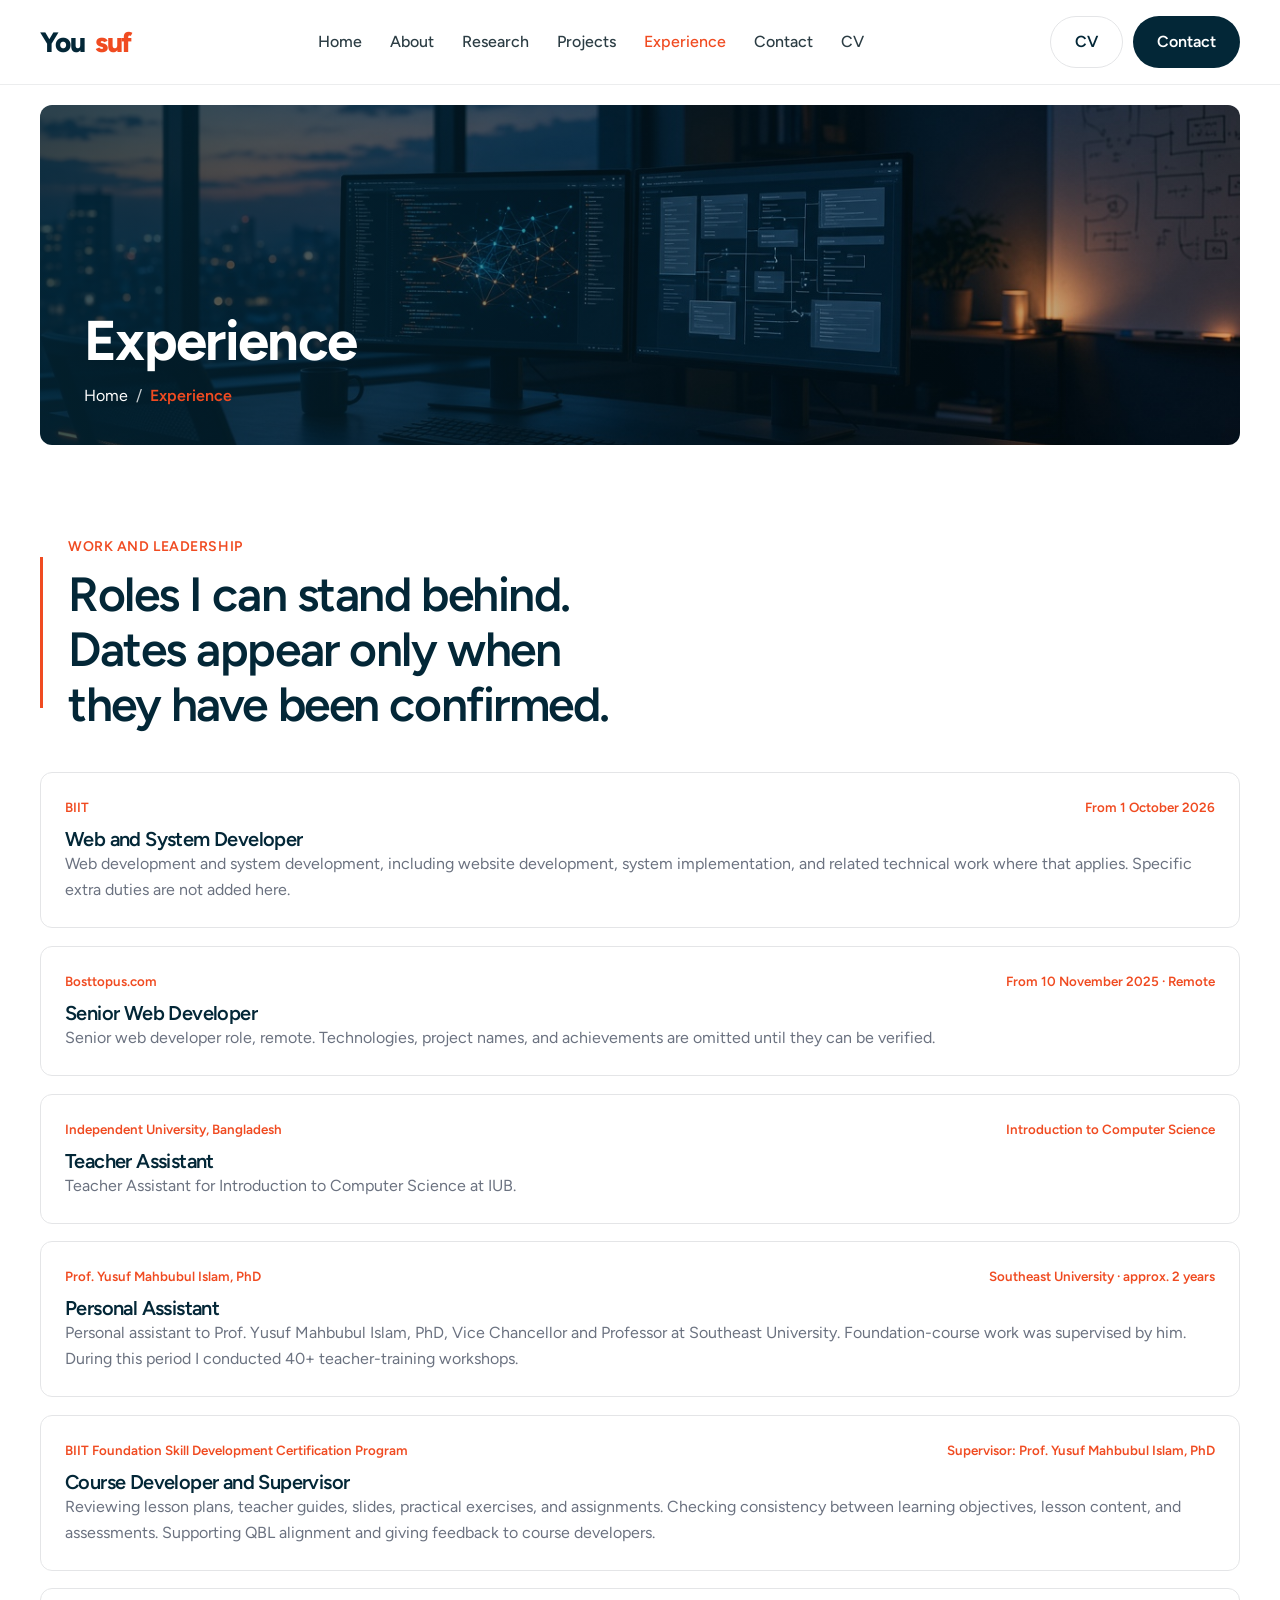
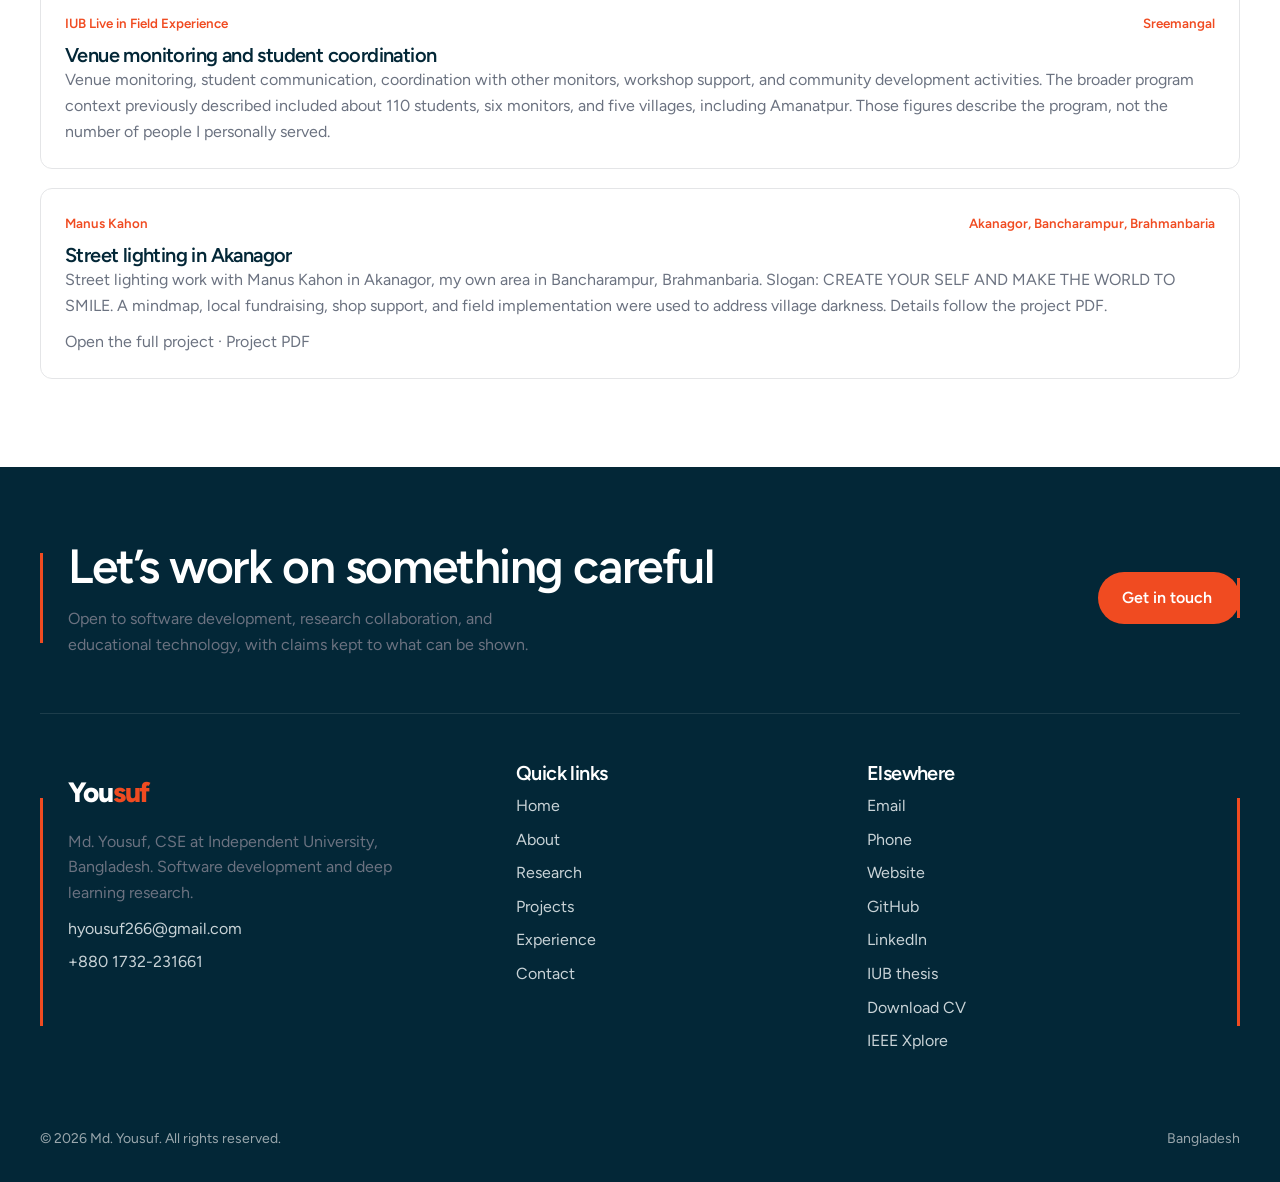
<file: site/experience.html>
<!DOCTYPE html>
<html lang="en">
<head>
  <meta charset="UTF-8">
  <meta name="viewport" content="width=device-width, initial-scale=1.0">
  <title>Experience - Md. Yousuf</title>
  <link rel="preconnect" href="https://fonts.googleapis.com">
  <link rel="preconnect" href="https://fonts.gstatic.com" crossorigin>
  <link href="https://fonts.googleapis.com/css2?family=Figtree:wght@400;500;600;700;800&display=swap" rel="stylesheet">
  <link rel="stylesheet" href="css/style.css">
  <script>document.documentElement.classList.add("js-anim");</script>
  <noscript><style>html.js-anim .reveal{opacity:1;filter:none;transform:none;clip-path:none}</style></noscript>
</head>
<body data-page="experience">
  <div data-header></div>
  <section class="page-banner">
    <div class="container">
      <div class="banner-inner banner-cover banner-cover-experience">
        <div>
          <h1>Experience</h1>
          <div class="crumbs"><a href="index.html">Home</a> / <span class="current">Experience</span></div>
        </div>
      </div>
    </div>
  </section>
  <section class="section">
    <div class="container">
      <div class="section-head">
        <p class="eyebrow">Work and leadership</p>
        <h2>Roles I can stand behind. Dates appear only when they have been confirmed.</h2>
      </div>
      <div class="timeline">
        <article class="time-item">
          <header><small>BIIT</small><small>From 1 October 2026</small></header>
          <h3>Web and System Developer</h3>
          <p>Web development and system development, including website development, system implementation, and related technical work where that applies. Specific extra duties are not added here.</p>
        </article>
        <article class="time-item">
          <header><small>Bosttopus.com</small><small>From 10 November 2025 · Remote</small></header>
          <h3>Senior Web Developer</h3>
          <p>Senior web developer role, remote. Technologies, project names, and achievements are omitted until they can be verified.</p>
        </article>
        <article class="time-item">
          <header><small>Independent University, Bangladesh</small><small>Introduction to Computer Science</small></header>
          <h3>Teacher Assistant</h3>
          <p>Teacher Assistant for Introduction to Computer Science at IUB.</p>
        </article>
        <article class="time-item">
          <header><small>Prof. Yusuf Mahbubul Islam, PhD</small><small>Southeast University · approx. 2 years</small></header>
          <h3>Personal Assistant</h3>
          <p>Personal assistant to Prof. Yusuf Mahbubul Islam, PhD, Vice Chancellor and Professor at Southeast University. Foundation-course work was supervised by him. During this period I conducted 40+ teacher-training workshops.</p>
        </article>
        <article class="time-item">
          <header><small>BIIT Foundation Skill Development Certification Program</small><small>Supervisor: Prof. Yusuf Mahbubul Islam, PhD</small></header>
          <h3>Course Developer and Supervisor</h3>
          <p>Reviewing lesson plans, teacher guides, slides, practical exercises, and assignments. Checking consistency between learning objectives, lesson content, and assessments. Supporting QBL alignment and giving feedback to course developers.</p>
        </article>
        <article class="time-item">
          <header><small>IUB Live in Field Experience</small><small>Sreemangal</small></header>
          <h3>Venue monitoring and student coordination</h3>
          <p>Venue monitoring, student communication, coordination with other monitors, workshop support, and community development activities. The broader program context previously described included about 110 students, six monitors, and five villages, including Amanatpur. Those figures describe the program, not the number of people I personally served.</p>
        </article>
        <article class="time-item">
          <header><small>Manus Kahon</small><small>Akanagor, Bancharampur, Brahmanbaria</small></header>
          <h3>Street lighting in Akanagor</h3>
          <p>Street lighting work with Manus Kahon in Akanagor, my own area in Bancharampur, Brahmanbaria. Slogan: CREATE YOUR SELF AND MAKE THE WORLD TO SMILE. A mindmap, local fundraising, shop support, and field implementation were used to address village darkness. Details follow the project PDF.</p>
          <p style="margin-top:10px"><a href="work.html?id=street-lighting">Open the full project</a> · <a href="files/street-lighting-project.pdf" target="_blank" rel="noopener">Project PDF</a></p>
        </article>
      </div>
    </div>
  </section>
  <div data-footer></div>
  <script src="js/data.js"></script>
  <script src="js/main.js"></script>
</body>
</html>
</file>
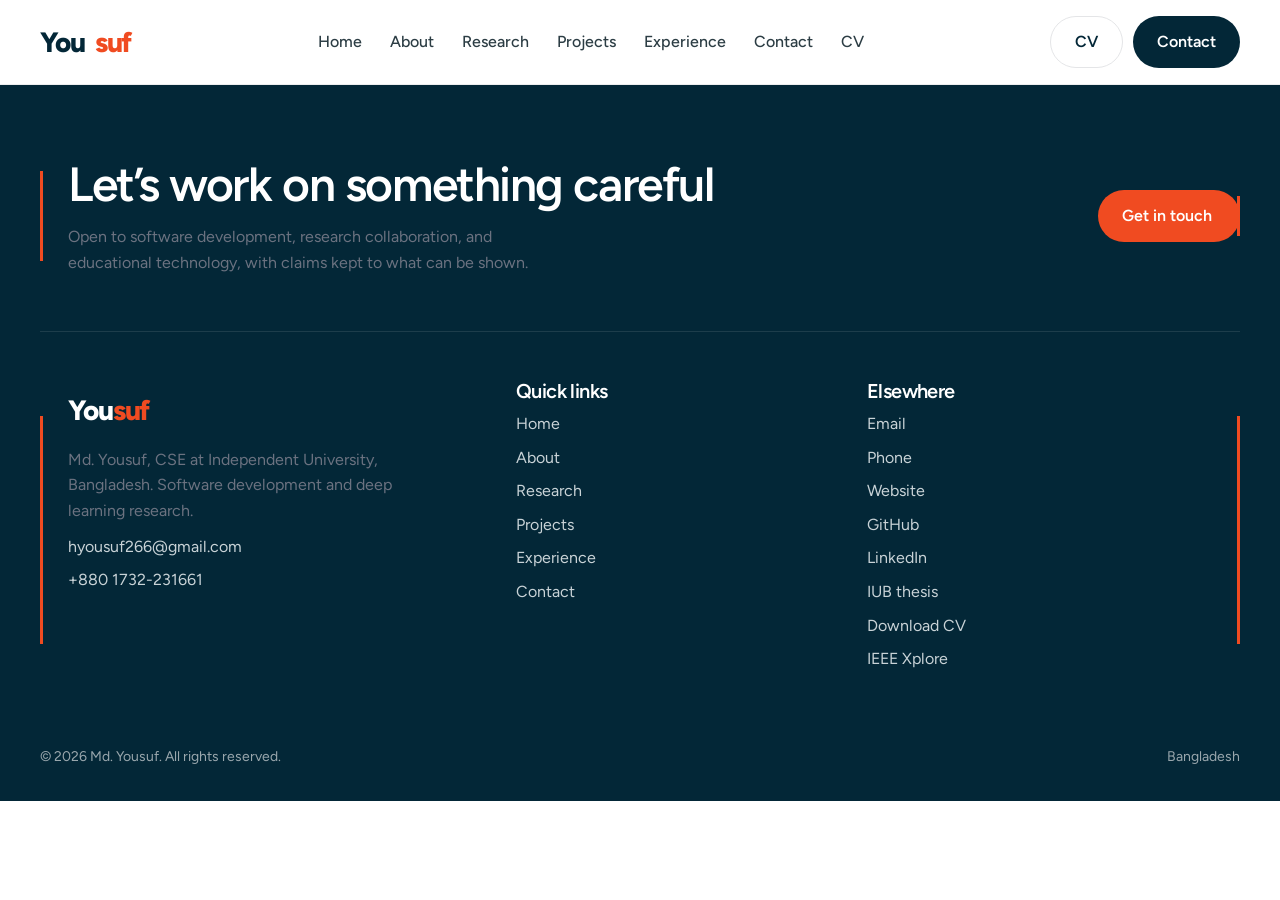
<file: site/gig.html>
<!DOCTYPE html>
<html lang="en">
<head>
  <meta charset="UTF-8">
  <meta name="viewport" content="width=device-width, initial-scale=1.0">
  <title>Gig - AdGuru</title>
  <link rel="preconnect" href="https://fonts.googleapis.com">
  <link rel="preconnect" href="https://fonts.gstatic.com" crossorigin>
  <link href="https://fonts.googleapis.com/css2?family=Figtree:wght@400;500;600;700;800&display=swap" rel="stylesheet">
  <link rel="stylesheet" href="css/style.css">
  <script>document.documentElement.classList.add("js-anim");</script>
  <noscript><style>html.js-anim .reveal{opacity:1;filter:none;transform:none;clip-path:none}</style></noscript>
</head>
<body data-page="gigs">
  <div data-header></div>
  <div data-gig></div>
  <div data-footer></div>
  <script src="js/data.js"></script>
  <script src="js/main.js"></script>
</body>
</html>
</file>
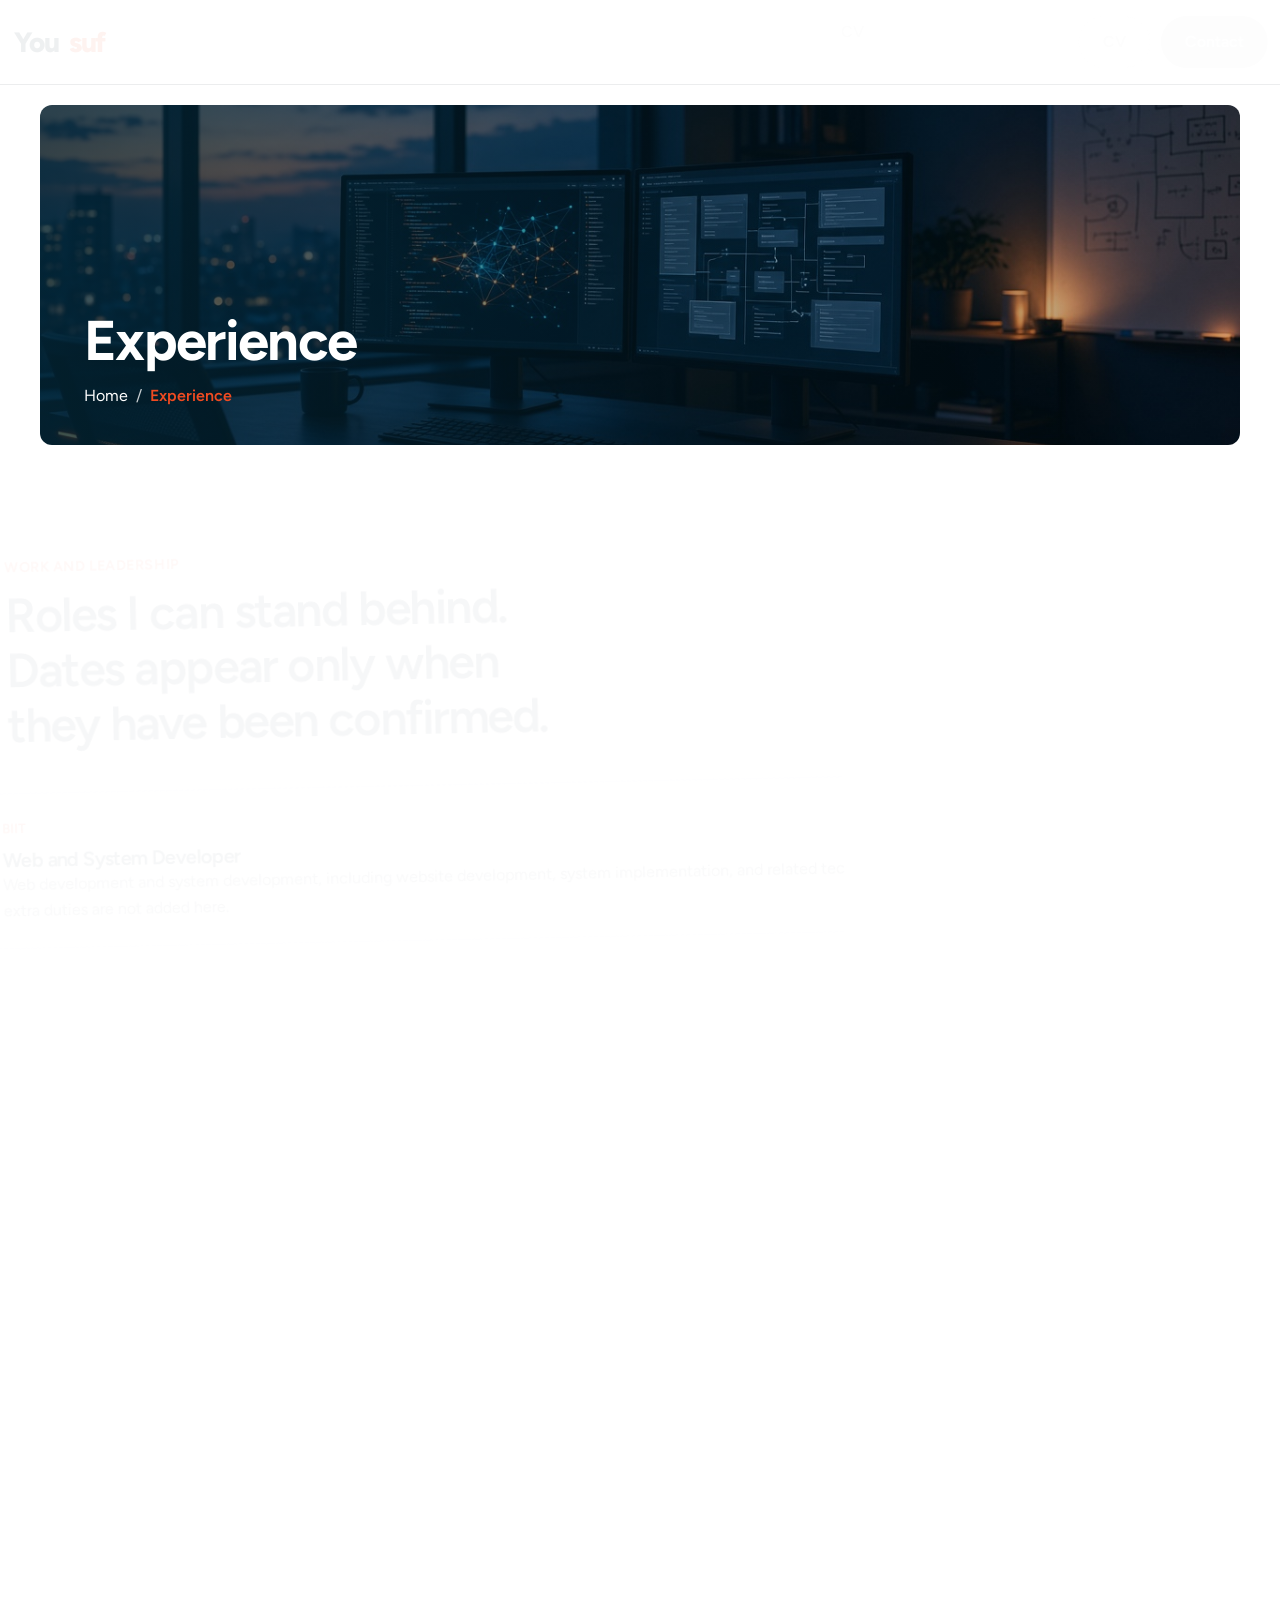
<file: site/gigs.html>
<!DOCTYPE html>
<html lang="en">
<head>
  <meta charset="UTF-8">
  <meta http-equiv="refresh" content="0; url=experience.html">
  <title>Redirecting…</title>
  <link rel="canonical" href="experience.html">
</head>
<body>
  <p><a href="experience.html">Continue to Experience</a></p>
</body>
</html>
</file>
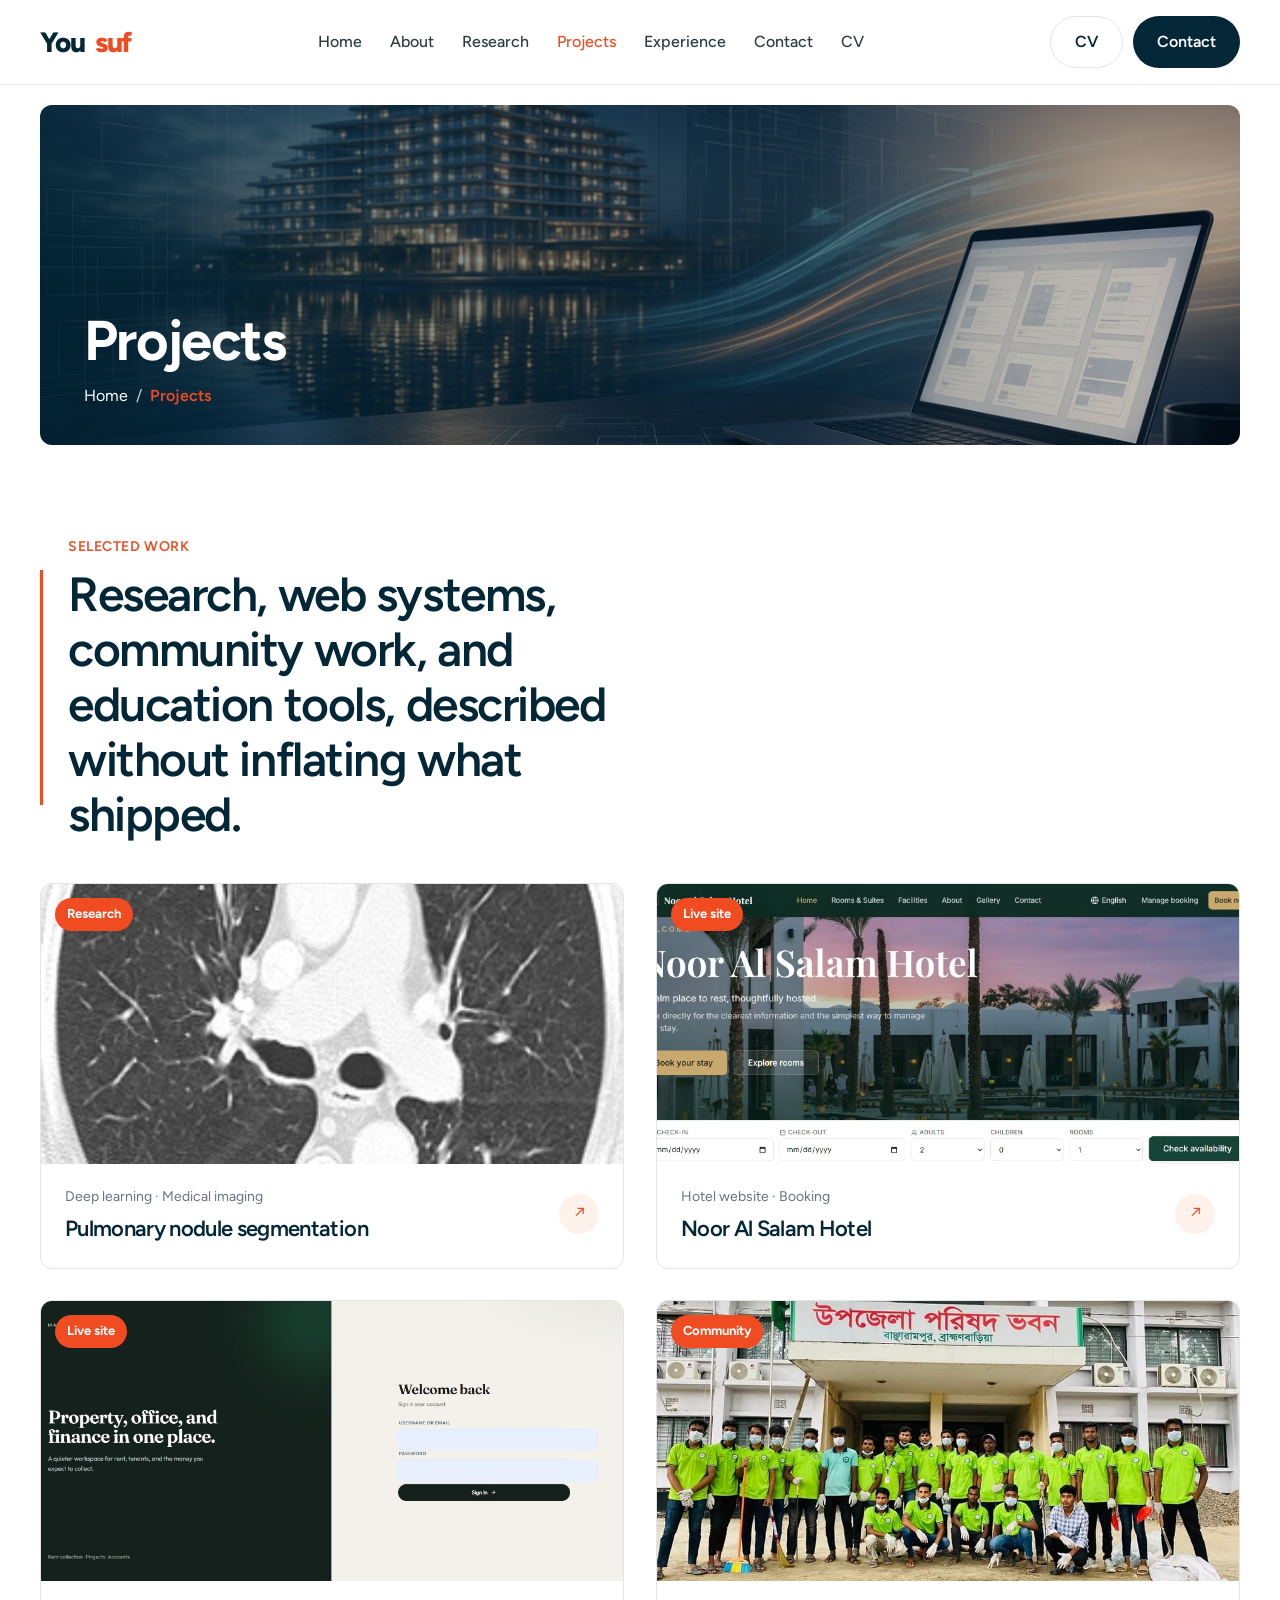
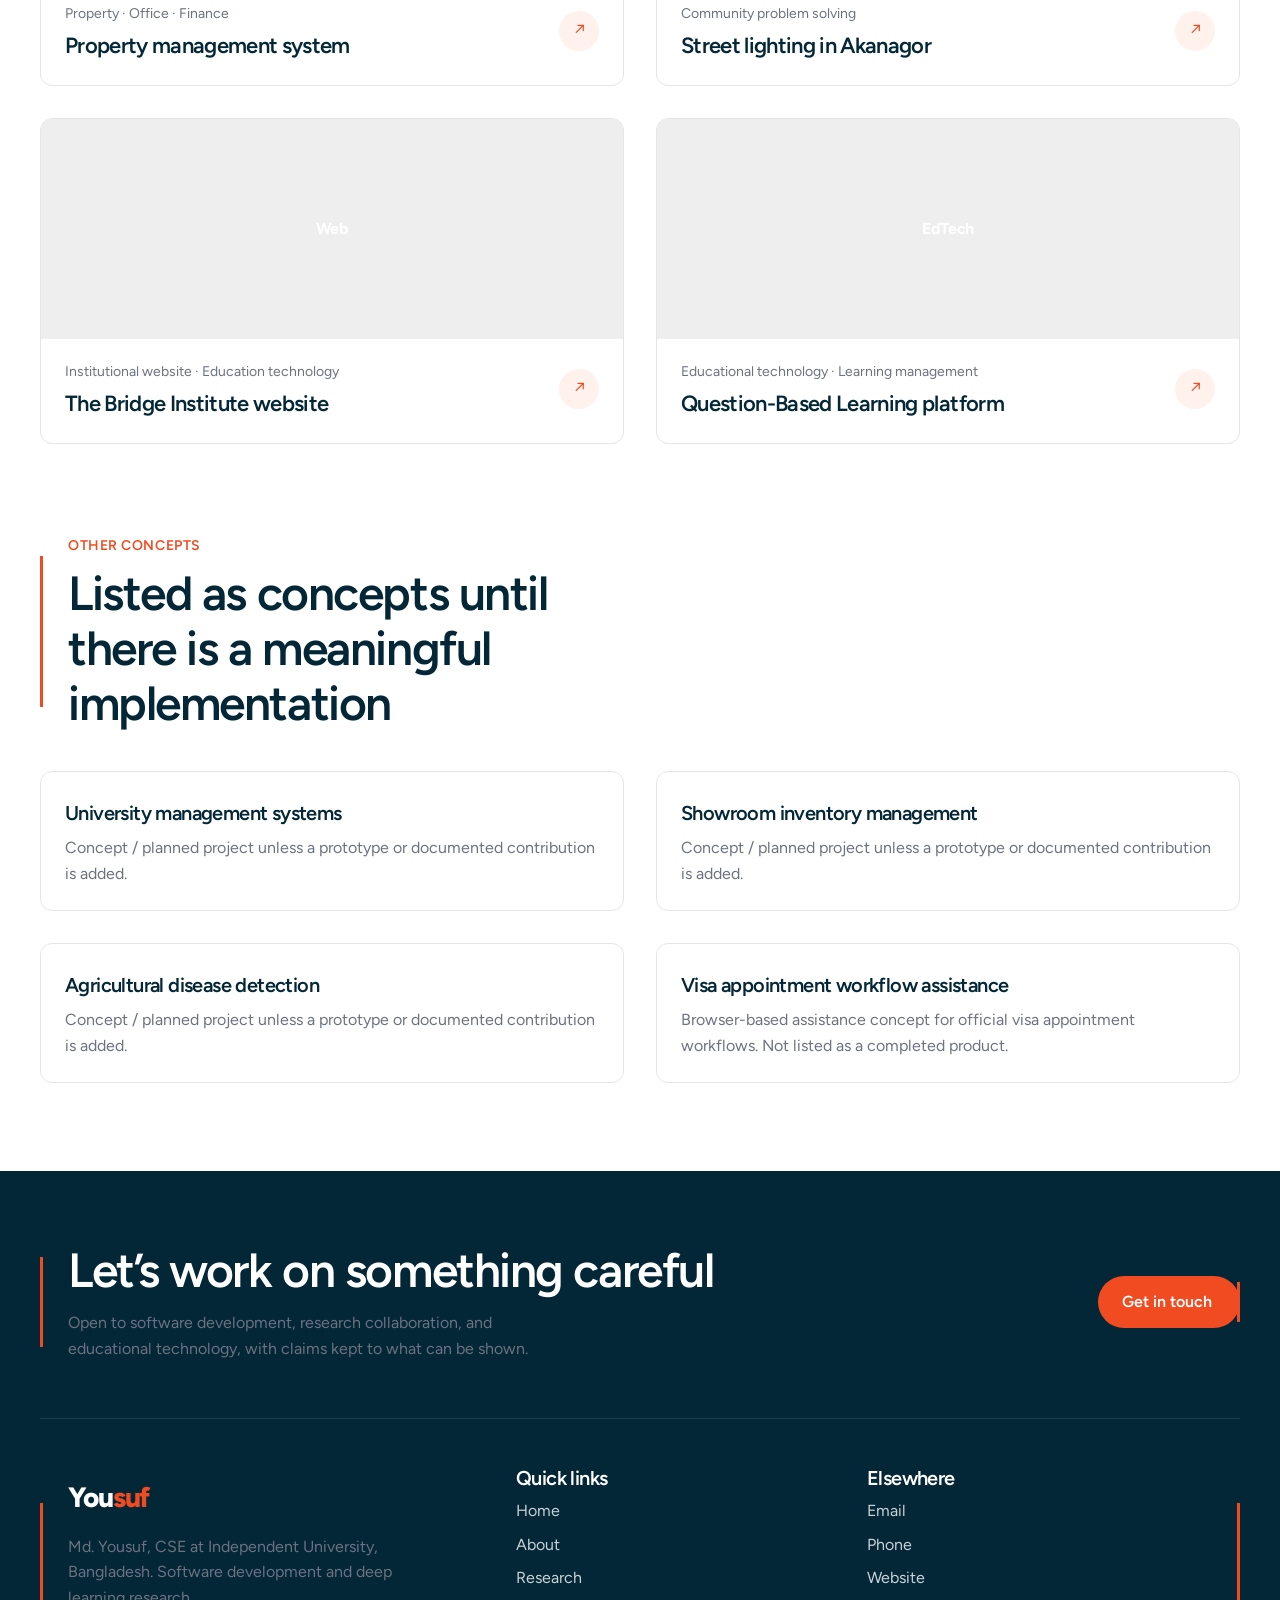
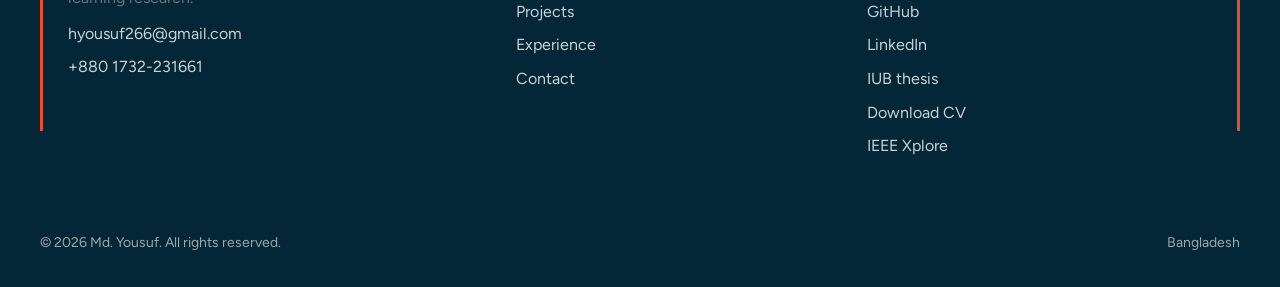
<file: site/portfolio.html>
<!DOCTYPE html>
<html lang="en">
<head>
  <meta charset="UTF-8">
  <meta name="viewport" content="width=device-width, initial-scale=1.0">
  <title>Projects - Md. Yousuf</title>
  <link rel="preconnect" href="https://fonts.googleapis.com">
  <link rel="preconnect" href="https://fonts.gstatic.com" crossorigin>
  <link href="https://fonts.googleapis.com/css2?family=Figtree:wght@400;500;600;700;800&display=swap" rel="stylesheet">
  <link rel="stylesheet" href="css/style.css">
  <script>document.documentElement.classList.add("js-anim");</script>
  <noscript><style>html.js-anim .reveal{opacity:1;filter:none;transform:none;clip-path:none}</style></noscript>
</head>
<body data-page="portfolio">
  <div data-header></div>
  <section class="page-banner">
    <div class="container">
      <div class="banner-inner banner-cover banner-cover-projects">
        <div>
          <h1>Projects</h1>
          <div class="crumbs"><a href="index.html">Home</a> / <span class="current">Projects</span></div>
        </div>
      </div>
    </div>
  </section>
  <section class="section">
    <div class="container">
      <div class="section-head">
        <p class="eyebrow">Selected work</p>
        <h2>Research, web systems, community work, and education tools, described without inflating what shipped.</h2>
      </div>
      <div class="grid-2" data-projects></div>
    </div>
  </section>
  <section class="section" style="padding-top:0">
    <div class="container">
      <div class="section-head">
        <p class="eyebrow">Other concepts</p>
        <h2>Listed as concepts until there is a meaningful implementation</h2>
      </div>
      <div class="grid-2">
        <article class="role-card"><h3>University management systems</h3><p>Concept / planned project unless a prototype or documented contribution is added.</p></article>
        <article class="role-card"><h3>Showroom inventory management</h3><p>Concept / planned project unless a prototype or documented contribution is added.</p></article>
        <article class="role-card"><h3>Agricultural disease detection</h3><p>Concept / planned project unless a prototype or documented contribution is added.</p></article>
        <article class="role-card"><h3>Visa appointment workflow assistance</h3><p>Browser-based assistance concept for official visa appointment workflows. Not listed as a completed product.</p></article>
      </div>
    </div>
  </section>
  <div data-footer></div>
  <script src="js/data.js"></script>
  <script src="js/main.js"></script>
</body>
</html>
</file>
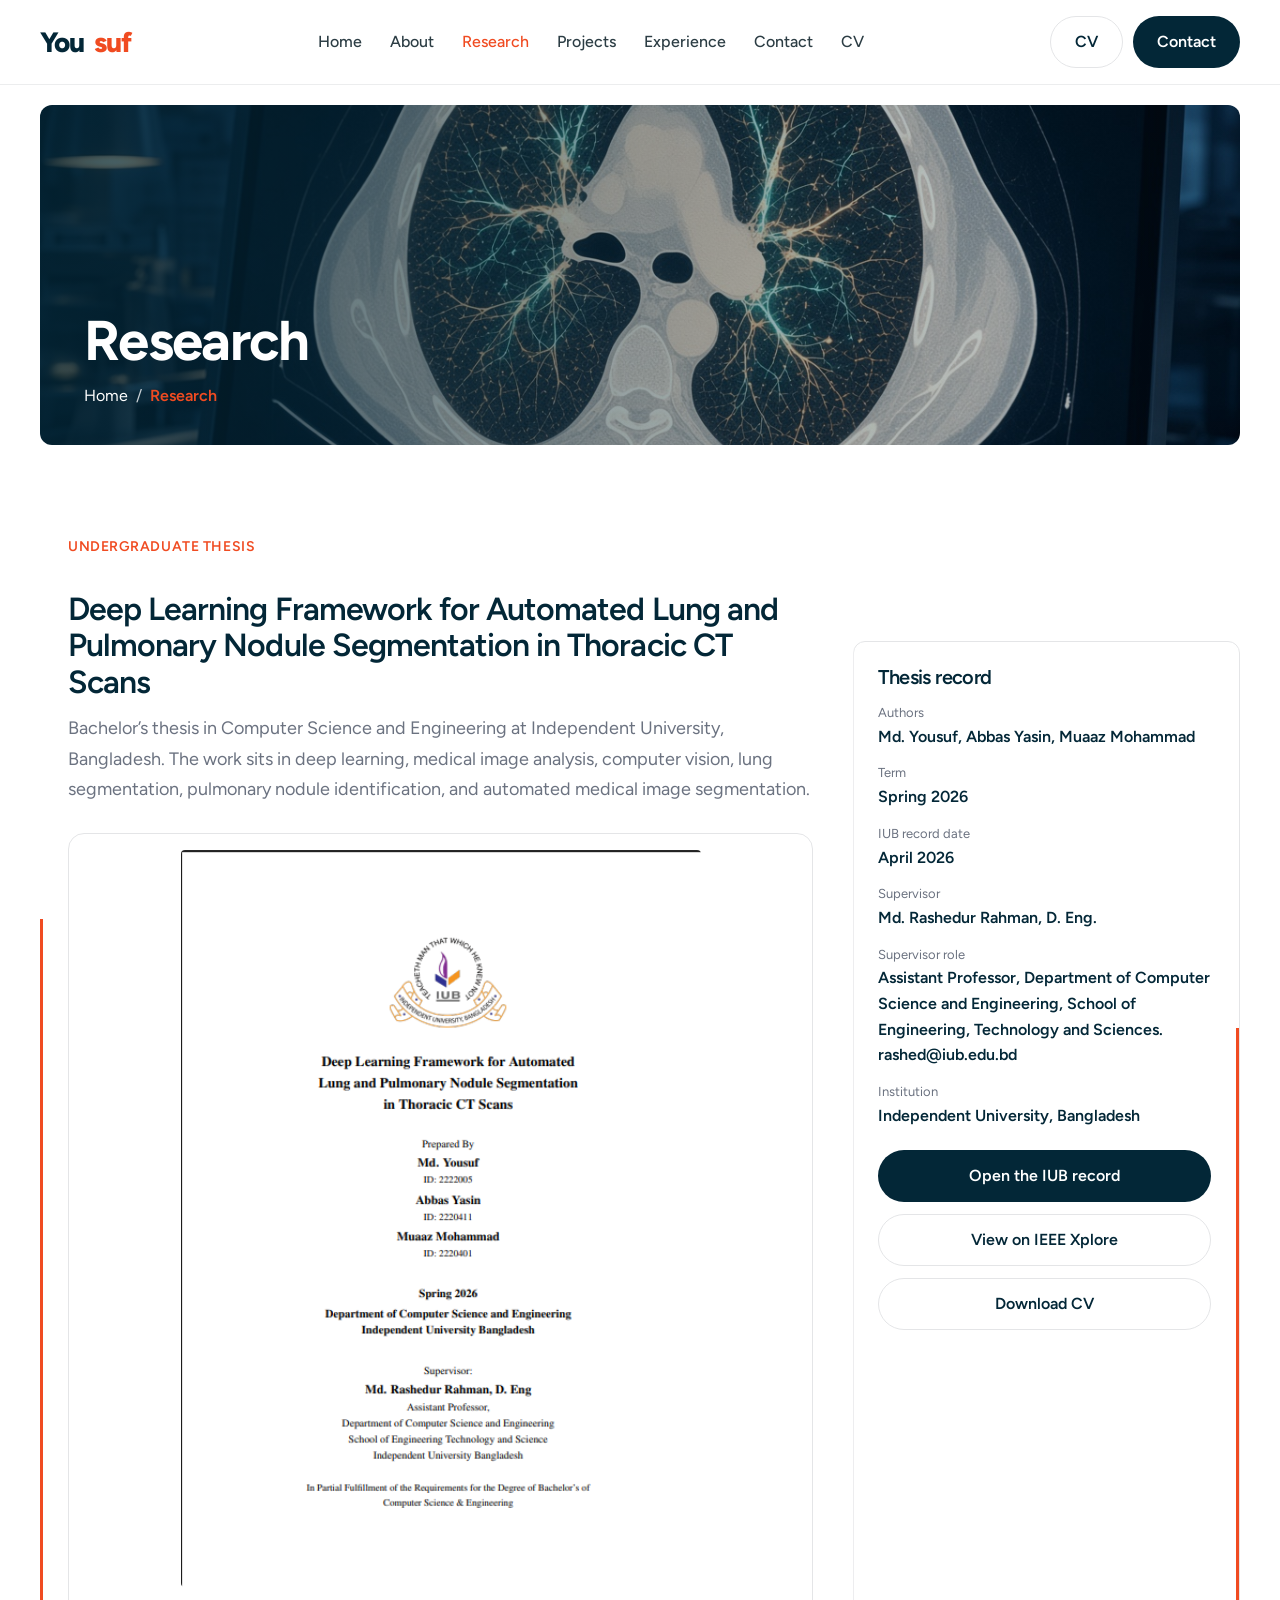
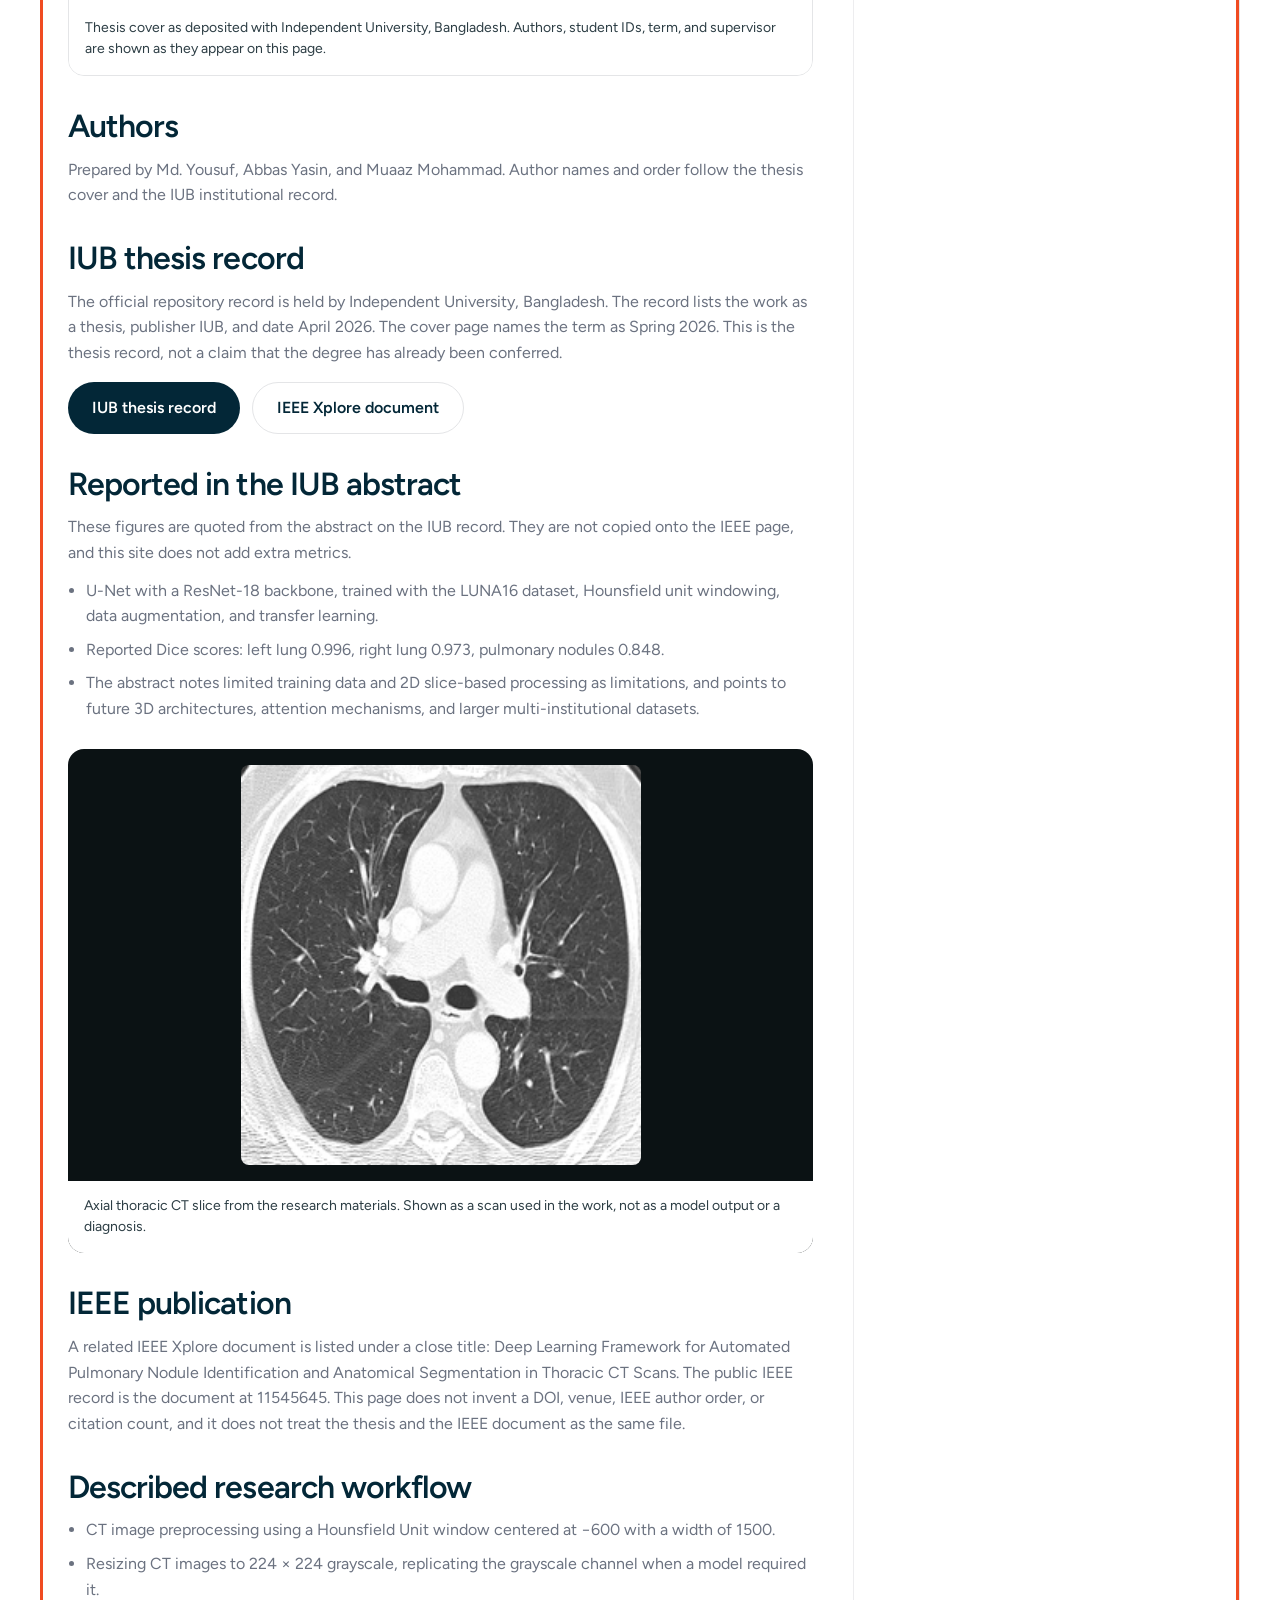
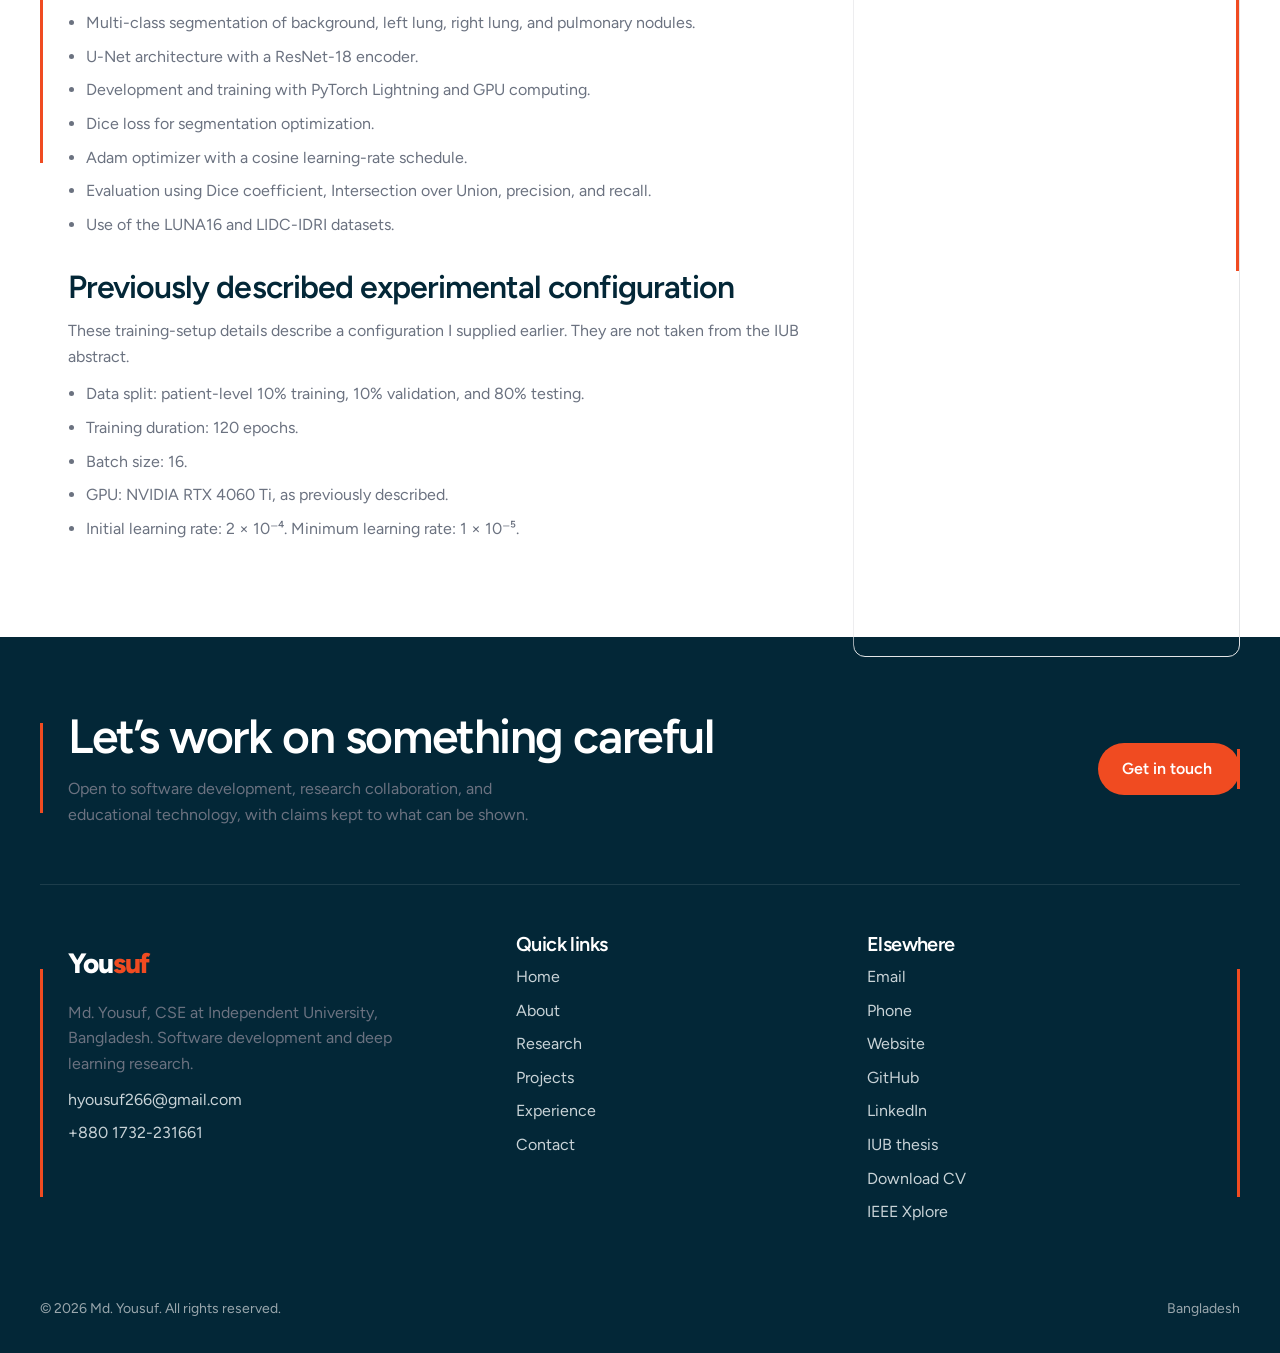
<file: site/research.html>
<!DOCTYPE html>
<html lang="en">
<head>
  <meta charset="UTF-8">
  <meta name="viewport" content="width=device-width, initial-scale=1.0">
  <title>Research - Md. Yousuf</title>
  <link rel="preconnect" href="https://fonts.googleapis.com">
  <link rel="preconnect" href="https://fonts.gstatic.com" crossorigin>
  <link href="https://fonts.googleapis.com/css2?family=Figtree:wght@400;500;600;700;800&display=swap" rel="stylesheet">
  <link rel="stylesheet" href="css/style.css">
  <script>document.documentElement.classList.add("js-anim");</script>
  <noscript><style>html.js-anim .reveal{opacity:1;filter:none;transform:none;clip-path:none}</style></noscript>
</head>
<body data-page="research">
  <div data-header></div>
  <section class="page-banner">
    <div class="container">
      <div class="banner-inner banner-cover banner-cover-research">
        <div>
          <h1>Research</h1>
          <div class="crumbs"><a href="index.html">Home</a> / <span class="current">Research</span></div>
        </div>
      </div>
    </div>
  </section>

  <section class="section">
    <div class="container detail-grid">
      <div class="detail-copy">
        <p class="eyebrow">Undergraduate thesis</p>
        <h2>Deep Learning Framework for Automated Lung and Pulmonary Nodule Segmentation in Thoracic CT Scans</h2>
        <p class="lead">Bachelor’s thesis in Computer Science and Engineering at Independent University, Bangladesh. The work sits in deep learning, medical image analysis, computer vision, lung segmentation, pulmonary nodule identification, and automated medical image segmentation.</p>

        <figure class="thesis-figure">
          <img src="images/thesis-cover.png" alt="Title page of the undergraduate thesis on lung and pulmonary nodule segmentation">
          <figcaption>Thesis cover as deposited with Independent University, Bangladesh. Authors, student IDs, term, and supervisor are shown as they appear on this page.</figcaption>
        </figure>

        <h2>Authors</h2>
        <p>Prepared by Md. Yousuf, Abbas Yasin, and Muaaz Mohammad. Author names and order follow the thesis cover and the IUB institutional record.</p>

        <h2>IUB thesis record</h2>
        <p>The official repository record is held by Independent University, Bangladesh. The record lists the work as a thesis, publisher IUB, and date April 2026. The cover page names the term as Spring 2026. This is the thesis record, not a claim that the degree has already been conferred.</p>
        <p class="doc-links">
          <a class="btn btn-dark" href="https://ar.iub.edu.bd/handle/11348/1204" target="_blank" rel="noopener">IUB thesis record</a>
          <a class="btn btn-line" href="https://ieeexplore.ieee.org/document/11545645/" target="_blank" rel="noopener">IEEE Xplore document</a>
        </p>

        <h2>Reported in the IUB abstract</h2>
        <p>These figures are quoted from the abstract on the IUB record. They are not copied onto the IEEE page, and this site does not add extra metrics.</p>
        <ul>
          <li>U-Net with a ResNet-18 backbone, trained with the LUNA16 dataset, Hounsfield unit windowing, data augmentation, and transfer learning.</li>
          <li>Reported Dice scores: left lung 0.996, right lung 0.973, pulmonary nodules 0.848.</li>
          <li>The abstract notes limited training data and 2D slice-based processing as limitations, and points to future 3D architectures, attention mechanisms, and larger multi-institutional datasets.</li>
        </ul>

        <figure class="ct-figure">
          <img src="images/ct-slice-082.png" alt="Axial thoracic CT slice from the lung segmentation research">
          <figcaption>Axial thoracic CT slice from the research materials. Shown as a scan used in the work, not as a model output or a diagnosis.</figcaption>
        </figure>

        <h2>IEEE publication</h2>
        <p>A related IEEE Xplore document is listed under a close title: Deep Learning Framework for Automated Pulmonary Nodule Identification and Anatomical Segmentation in Thoracic CT Scans. The public IEEE record is the document at 11545645. This page does not invent a DOI, venue, IEEE author order, or citation count, and it does not treat the thesis and the IEEE document as the same file.</p>

        <h2>Described research workflow</h2>
        <ul>
          <li>CT image preprocessing using a Hounsfield Unit window centered at −600 with a width of 1500.</li>
          <li>Resizing CT images to 224 × 224 grayscale, replicating the grayscale channel when a model required it.</li>
          <li>Multi-class segmentation of background, left lung, right lung, and pulmonary nodules.</li>
          <li>U-Net architecture with a ResNet-18 encoder.</li>
          <li>Development and training with PyTorch Lightning and GPU computing.</li>
          <li>Dice loss for segmentation optimization.</li>
          <li>Adam optimizer with a cosine learning-rate schedule.</li>
          <li>Evaluation using Dice coefficient, Intersection over Union, precision, and recall.</li>
          <li>Use of the LUNA16 and LIDC-IDRI datasets.</li>
        </ul>

        <h2>Previously described experimental configuration</h2>
        <p>These training-setup details describe a configuration I supplied earlier. They are not taken from the IUB abstract.</p>
        <ul>
          <li>Data split: patient-level 10% training, 10% validation, and 80% testing.</li>
          <li>Training duration: 120 epochs.</li>
          <li>Batch size: 16.</li>
          <li>GPU: NVIDIA RTX 4060 Ti, as previously described.</li>
          <li>Initial learning rate: 2 × 10⁻⁴. Minimum learning rate: 1 × 10⁻⁵.</li>
        </ul>
      </div>
      <aside class="side-card">
        <h3>Thesis record</h3>
        <dt>Authors</dt>
        <dd>Md. Yousuf, Abbas Yasin, Muaaz Mohammad</dd>
        <dt>Term</dt>
        <dd>Spring 2026</dd>
        <dt>IUB record date</dt>
        <dd>April 2026</dd>
        <dt>Supervisor</dt>
        <dd>Md. Rashedur Rahman, D. Eng.</dd>
        <dt>Supervisor role</dt>
        <dd>Assistant Professor, Department of Computer Science and Engineering, School of Engineering, Technology and Sciences. rashed@iub.edu.bd</dd>
        <dt>Institution</dt>
        <dd>Independent University, Bangladesh</dd>
        <a class="btn btn-dark" style="margin-top:22px;width:100%" href="https://ar.iub.edu.bd/handle/11348/1204" target="_blank" rel="noopener">Open the IUB record</a>
        <a class="btn btn-line" style="margin-top:12px;width:100%" href="https://ieeexplore.ieee.org/document/11545645/" target="_blank" rel="noopener">View on IEEE Xplore</a>
        <a class="btn btn-line" style="margin-top:12px;width:100%" href="files/Md_Yousuf_CV.pdf" target="_blank" rel="noopener">Download CV</a>
      </aside>
    </div>
  </section>
  <div data-footer></div>
  <script src="js/data.js"></script>
  <script src="js/main.js"></script>
</body>
</html>
</file>
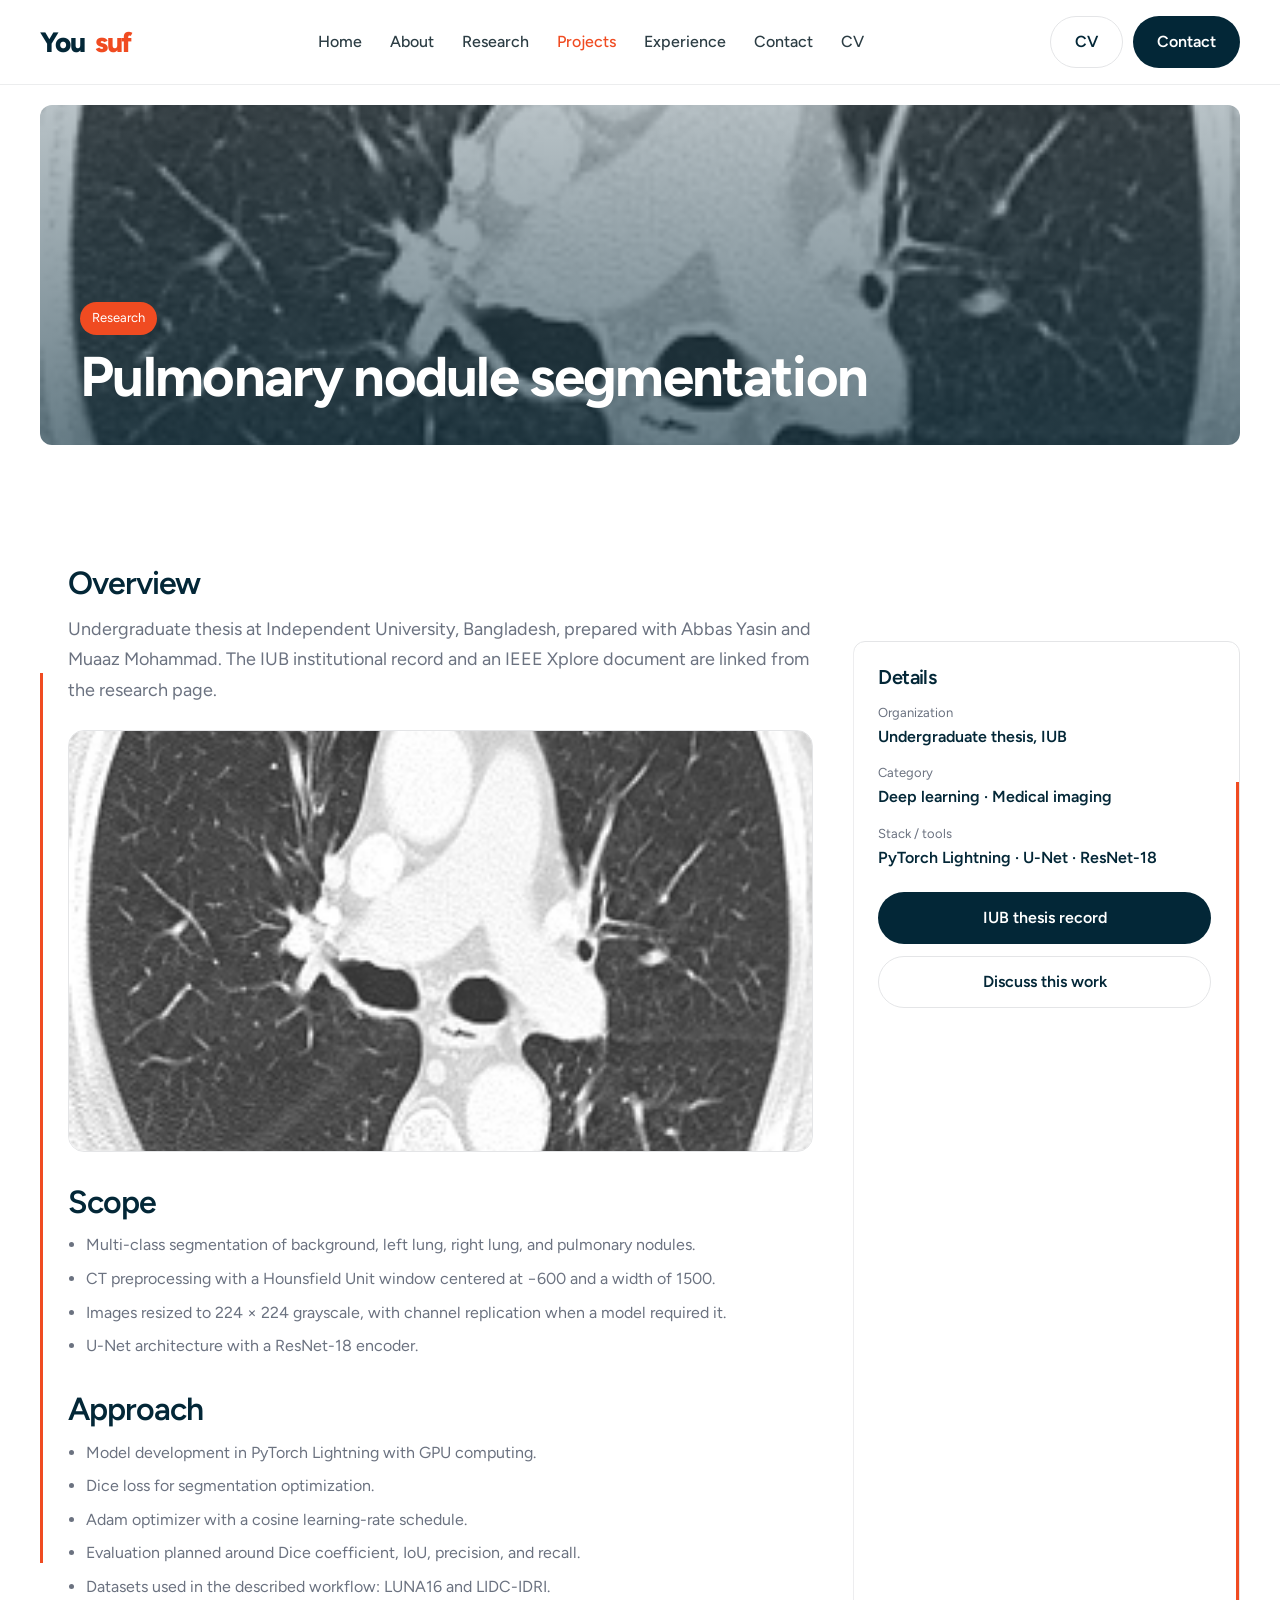
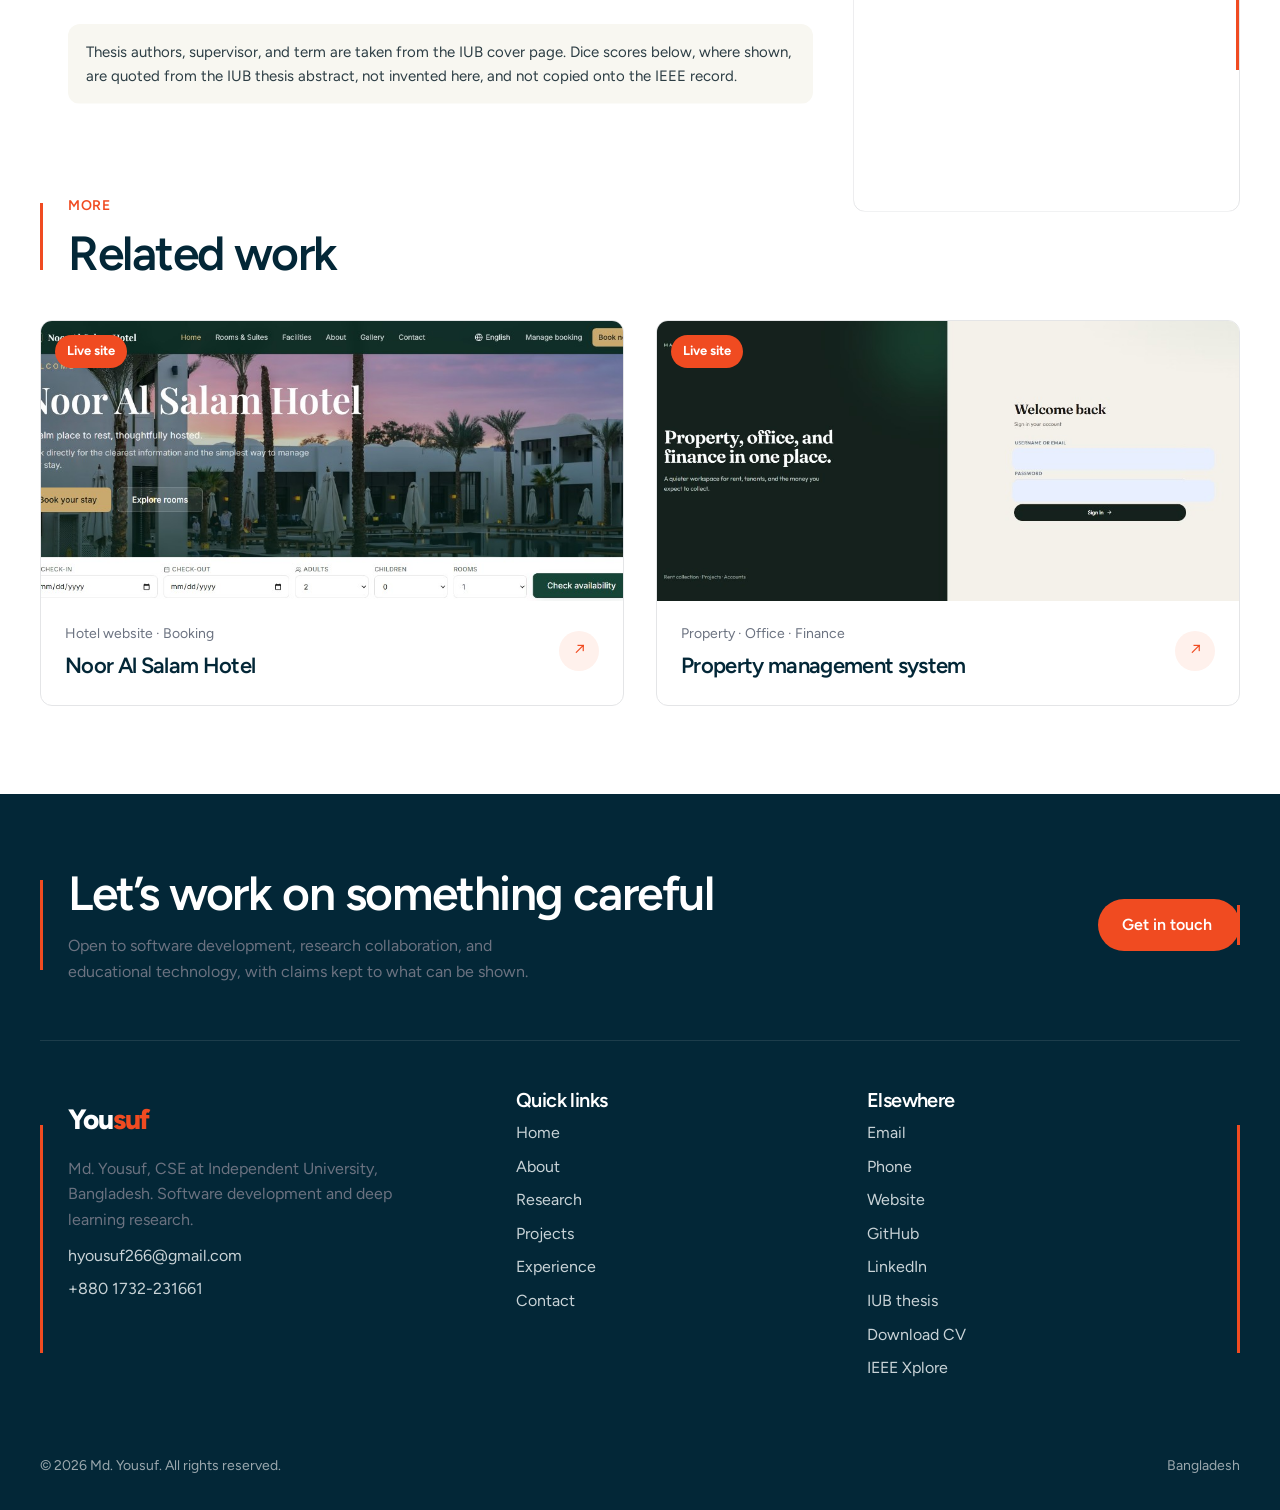
<file: site/work.html>
<!DOCTYPE html>
<html lang="en">
<head>
  <meta charset="UTF-8">
  <meta name="viewport" content="width=device-width, initial-scale=1.0">
  <title>Project - Md. Yousuf</title>
  <link rel="preconnect" href="https://fonts.googleapis.com">
  <link rel="preconnect" href="https://fonts.gstatic.com" crossorigin>
  <link href="https://fonts.googleapis.com/css2?family=Figtree:wght@400;500;600;700;800&display=swap" rel="stylesheet">
  <link rel="stylesheet" href="css/style.css">
  <script>document.documentElement.classList.add("js-anim");</script>
  <noscript><style>html.js-anim .reveal{opacity:1;filter:none;transform:none;clip-path:none}</style></noscript>
</head>
<body data-page="portfolio">
  <div data-header></div>
  <div data-work></div>
  <div data-footer></div>
  <script src="js/data.js"></script>
  <script src="js/main.js"></script>
</body>
</html>
</file>
<file: site/css/style.css>
:root {
  --navy: #032737;
  --ink: #021820;
  --slate: #2c3d44;
  --muted: #6b7280;
  --accent: #f04b21;
  --accent-soft: #fff1ec;
  --cream: #f8f7f1;
  --white: #ffffff;
  --line: #e4e5e7;
  --shadow: 0 18px 50px rgba(3, 39, 55, 0.08);
  --radius: 12px;
  --max: 1200px;
}

* { box-sizing: border-box; margin: 0; padding: 0; }

html { scroll-behavior: smooth; }

body {
  font-family: Figtree, sans-serif;
  color: var(--navy);
  background: var(--white);
  line-height: 1.6;
  overflow-x: clip;
}

img { max-width: 100%; display: block; }
a { color: inherit; text-decoration: none; }
button, input, textarea, select { font: inherit; }
ul { list-style: none; }

.container { width: min(var(--max), calc(100% - 48px)); margin: 0 auto; }
.container-wide { width: min(1280px, calc(100% - 40px)); margin: 0 auto; }

.eyebrow {
  display: inline-flex;
  align-items: center;
  gap: 8px;
  color: var(--accent);
  font-weight: 600;
  font-size: 14px;
  letter-spacing: 0.04em;
  text-transform: uppercase;
}

h1, h2, h3, h4 { line-height: 1.15; letter-spacing: -0.03em; }
h1 { font-size: clamp(48px, 7vw, 84px); font-weight: 700; }
h2 { font-size: clamp(32px, 4vw, 48px); font-weight: 600; }
h3 { font-size: 20px; font-weight: 600; }
p { color: var(--muted); }

.lead { font-size: 18px; line-height: 1.7; }

.btn {
  display: inline-flex;
  align-items: center;
  justify-content: center;
  gap: 8px;
  min-height: 52px;
  padding: 0 24px;
  border: 0;
  border-radius: 999px;
  cursor: pointer;
  font-weight: 600;
  transition: 0.25s ease;
}

.btn-dark { background: var(--navy); color: #fff; }
.btn-dark:hover { background: var(--accent); }
.btn-accent { background: var(--accent); color: #fff; }
.btn-accent:hover { background: #d63d16; }
.btn-ghost { background: #fff; color: var(--navy); }
.btn-ghost:hover { background: var(--accent); color: #fff; }
.btn-line { background: transparent; border: 1px solid var(--line); color: var(--navy); }
.btn-line:hover { border-color: var(--navy); }

/* Header */
.site-header {
  position: sticky;
  top: 0;
  z-index: 40;
  background: rgba(255, 255, 255, 0.92);
  backdrop-filter: blur(16px);
  border-bottom: 1px solid rgba(228, 229, 231, 0.7);
}

.header-inner {
  display: flex;
  align-items: center;
  justify-content: space-between;
  min-height: 84px;
  gap: 24px;
}

.logo {
  display: flex;
  align-items: center;
  gap: 10px;
  font-size: 28px;
  font-weight: 800;
  letter-spacing: -0.04em;
}

.logo span { color: var(--accent); }

.nav {
  display: flex;
  align-items: center;
  gap: 28px;
}

.nav a {
  font-weight: 500;
  color: var(--slate);
}

.nav a:hover,
.nav a.active { color: var(--accent); }

.header-actions {
  display: flex;
  align-items: center;
  gap: 10px;
  flex-shrink: 0;
}

.menu-toggle {
  display: none;
  width: 44px;
  height: 44px;
  border: 0;
  background: var(--cream);
  border-radius: 10px;
  cursor: pointer;
}

.menu-toggle span,
.menu-toggle span::before,
.menu-toggle span::after {
  display: block;
  width: 18px;
  height: 2px;
  background: var(--navy);
  margin: 0 auto;
  position: relative;
}

.menu-toggle span::before,
.menu-toggle span::after {
  content: "";
  position: absolute;
  left: 0;
}

.menu-toggle span::before { top: -6px; }
.menu-toggle span::after { top: 6px; }

/* Hero */
.hero {
  background: var(--cream);
  padding: 20px 0 0;
  overflow: hidden;
}

.hero-grid {
  display: grid;
  grid-template-columns: 1fr 1.05fr 0.7fr;
  gap: 24px;
  align-items: start;
}

.hero-grid.hero-profile {
  grid-template-columns: 1.05fr 0.85fr 0.9fr;
  align-items: start;
  padding: 0;
}

.hero-copy { padding-bottom: 40px; }
.hero-profile .hero-copy { padding-top: 12px; padding-bottom: 36px; }
.hero-copy h1 { margin: 6px 0 18px; }
.hero-copy p { max-width: 360px; margin-bottom: 28px; }
.hero-profile .hero-copy p { max-width: 480px; }

.hero-portrait {
  position: relative;
  display: flex;
  justify-content: center;
  align-items: flex-start;
}

.hero-portrait img {
  width: min(400px, 100%);
  max-height: 480px;
  object-fit: contain;
  object-position: top center;
}

.hero-profile .profile-card {
  margin-top: 12px;
  margin-bottom: 32px;
}

.hero-actions {
  display: flex;
  flex-wrap: wrap;
  gap: 12px;
}

.pills {
  display: flex;
  flex-wrap: wrap;
  gap: 8px;
  margin: 18px 0 24px;
}

.pill {
  display: inline-flex;
  align-items: center;
  padding: 6px 12px;
  border-radius: 999px;
  background: #fff;
  border: 1px solid var(--line);
  font-size: 13px;
  font-weight: 600;
  color: var(--slate);
}

.profile-card {
  background: #fff;
  border-radius: 16px;
  padding: 28px;
  box-shadow: var(--shadow);
}

.profile-card h3 { margin: 8px 0 12px; }
.profile-card a { color: var(--accent); font-weight: 600; }

.ct-thumb {
  width: min(180px, 100%);
  aspect-ratio: 1;
  object-fit: contain;
  background: #0b1214;
  border-radius: 12px;
  margin: 0 auto 12px;
  display: block;
}

.ct-figure {
  margin: 28px 0 8px;
  background: #0b1214;
  border-radius: 16px;
  overflow: hidden;
  padding: 16px 16px 0;
}

.ct-figure img {
  width: min(100%, 400px);
  margin: 0 auto;
  object-fit: contain;
  display: block;
  border-radius: 8px;
}

.ct-figure figcaption,
.thesis-figure figcaption {
  background: #fff;
  color: var(--slate);
  font-size: 14px;
  line-height: 1.5;
  margin: 16px -16px 0;
  padding: 14px 16px 16px;
}

.thesis-figure {
  margin: 28px 0 8px;
  background: #fff;
  border: 1px solid var(--line);
  border-radius: 16px;
  overflow: hidden;
  padding: 16px 16px 0;
}

.thesis-figure img {
  width: min(100%, 520px);
  margin: 0 auto;
  object-fit: contain;
  display: block;
  background: #fff;
  border-radius: 4px;
}

.doc-links {
  display: flex;
  flex-wrap: wrap;
  gap: 12px;
  margin-top: 16px;
}

.media-tag {
  position: absolute;
  left: 14px;
  top: 14px;
  z-index: 2;
  background: var(--accent);
  color: #fff;
  border-radius: 99px;
  padding: 6px 12px;
  font-size: 13px;
  font-weight: 700;
}

.media-ct {
  background: #0b1214;
}

.media-ct img {
  object-fit: contain;
}
.profile-card ul,
ul.detail-copy { margin: 12px 0 0 18px; }
.profile-card li,
ul.detail-copy li { list-style: disc; color: var(--muted); margin: 8px 0; }

.media-panel {
  height: 220px;
  display: grid;
  place-items: center;
  font-weight: 700;
  letter-spacing: -0.03em;
}

.media-navy { background: linear-gradient(135deg, #032737, #0a5a72); color: #fff; }
.media-teal { background: linear-gradient(135deg, #0d4f4c, #1a7a72); color: #fff; }
.media-sand { background: linear-gradient(135deg, #4a2f24, #c45a28); color: #fff; }

.work-hero.media-navy,
.work-hero.media-teal,
.work-hero.media-sand { background-image: none; }

.note {
  margin-top: 24px;
  padding: 16px 18px;
  background: var(--cream);
  border-radius: 12px;
  color: var(--slate);
  font-size: 15px;
}

.role-card {
  border: 1px solid var(--line);
  border-radius: 12px;
  padding: 24px;
  background: #fff;
}

.role-card h3 { margin: 6px 0 10px; }

.float-icon {
  position: absolute;
  width: 56px;
  height: 56px;
  background: #fff;
  border-radius: 50%;
  display: grid;
  place-items: center;
  box-shadow: 1px 12px 40px rgba(240, 75, 33, 0.18);
  font-weight: 800;
}

.float-icon.ig { top: 8%; left: 12%; color: #e1306c; }
.float-icon.g { top: 42%; left: 0; color: #4285f4; }
.float-icon.yt { top: 38%; right: 4%; color: #ff0000; }
.float-icon.fb { bottom: 22%; right: 8%; color: #1877f2; }

.hero-stats {
  display: grid;
  gap: 28px;
  padding: 0 0 90px;
}

.stat-card strong {
  display: block;
  font-size: 48px;
  letter-spacing: -0.04em;
  line-height: 1;
}

.stat-card span { color: var(--muted); }

.badge {
  display: inline-flex;
  align-items: center;
  gap: 8px;
  background: #fff;
  border-radius: 999px;
  padding: 8px 14px;
  font-size: 14px;
  font-weight: 600;
  margin-bottom: 18px;
  box-shadow: var(--shadow);
}

.dot {
  width: 8px;
  height: 8px;
  border-radius: 50%;
  background: #16a34a;
}

/* Sections */
.section { padding: 88px 0; }
.section-head { margin-bottom: 40px; }
.section-head h2 { max-width: 560px; margin-top: 8px; }

.dark {
  background: var(--navy);
  color: #fff;
}

.dark p { color: #c9d3d7; }

.intro-grid {
  display: grid;
  grid-template-columns: 1.1fr 0.9fr;
  gap: 64px;
  align-items: center;
}

.intro-stats {
  display: flex;
  gap: 32px;
  margin: 28px 0;
  padding-bottom: 28px;
  border-bottom: 1px solid rgba(255,255,255,0.12);
}

.intro-stats strong { display: block; font-size: 36px; }
.intro-copy { display: grid; gap: 16px; }

/* Cards */
.grid-3 { display: grid; grid-template-columns: repeat(3, 1fr); gap: 24px; }
.grid-2 { display: grid; grid-template-columns: repeat(2, 1fr); gap: 32px; }

.gig-card,
.work-card,
.blog-card,
.info-card,
.price-card {
  background: #fff;
  border: 1px solid var(--line);
  border-radius: 12px;
  overflow: hidden;
  transition: 0.3s ease;
}

.gig-card:hover,
.work-card:hover,
.blog-card:hover { transform: translateY(-4px); box-shadow: var(--shadow); }

.media {
  position: relative;
  overflow: hidden;
  background: #eee;
}

.media img {
  width: 100%;
  height: 240px;
  object-fit: cover;
  transition: 0.5s ease;
}

.work-card .media img { height: 280px; }

.work-card:hover .media img,
.gig-card:hover .media img { transform: scale(1.08); }

.shine { position: relative; }
.shine::before {
  content: "";
  position: absolute;
  inset: 0 auto 0 -75%;
  width: 50%;
  background: linear-gradient(to right, transparent, rgba(255,255,255,0.35));
  transform: skewX(-25deg);
  z-index: 1;
}

.work-card:hover .shine::before { animation: shine 0.75s; }

@keyframes shine { to { left: 125%; } }

.price-chip {
  position: absolute;
  left: 16px;
  top: 16px;
  background: #fff;
  border-radius: 10px;
  padding: 10px 12px;
  min-width: 86px;
}

.price-chip small { display: block; color: var(--muted); font-size: 12px; }
.price-chip strong { font-size: 24px; line-height: 1; }

.card-body { padding: 22px 24px 26px; }
.card-body h3 { margin: 4px 0 16px; font-size: 22px; }
.card-meta { color: var(--muted); font-size: 14px; margin-bottom: 8px; }
.card-foot {
  display: flex;
  justify-content: space-between;
  align-items: center;
  color: var(--slate);
  font-weight: 600;
}

.arrow {
  width: 40px;
  height: 40px;
  border-radius: 50%;
  display: grid;
  place-items: center;
  background: var(--accent-soft);
  color: var(--accent);
  flex-shrink: 0;
}

.work-card .card-body {
  display: flex;
  justify-content: space-between;
  align-items: center;
  gap: 12px;
}

.work-card h3 { margin: 0; }

/* Skills */
.skills-wrap {
  display: grid;
  grid-template-columns: 280px 1fr;
  gap: 48px;
  align-items: center;
}

.skill { margin-bottom: 22px; }
.skill-top { display: flex; justify-content: space-between; margin-bottom: 8px; font-weight: 600; }
.bar { height: 8px; background: #ececec; border-radius: 99px; overflow: hidden; }
.bar span {
  display: block;
  height: 100%;
  background: var(--accent);
  border-radius: 99px;
  width: 0;
  transition: width 1.8s cubic-bezier(0.33, 0.08, 0.18, 1);
}

/* Testimonials */
.quote-grid { display: grid; grid-template-columns: repeat(3, 1fr); gap: 24px; }
.quote {
  background: var(--cream);
  border-radius: 12px;
  padding: 28px;
}

.quote p { color: var(--slate); margin-bottom: 22px; }
.quote-user { display: flex; gap: 12px; align-items: center; }
.quote-user img { width: 48px; height: 48px; border-radius: 50%; object-fit: cover; }
.quote-user strong { display: block; }
.quote-user span { color: var(--muted); font-size: 14px; }

/* Banner */
.page-banner {
  padding: 20px 0 0;
}

.banner-inner {
  min-height: 240px;
  border-radius: 12px;
  background:
    linear-gradient(180deg, rgba(248,247,241,0.2), rgba(248,247,241,0.55)),
    url("https://adguru.kitkitgo.com/wp-content/uploads/2025/10/8a3cf4f2-0ee0-40e4-8c0a-a12ad534541e.webp") center/cover;
  display: grid;
  place-items: center;
  text-align: center;
  padding: 48px 20px;
}

.banner-inner.banner-person {
  grid-template-columns: 1fr auto;
  text-align: left;
  padding: 28px 28px 0 40px;
  align-items: end;
  overflow: hidden;
  min-height: 220px;
}

.banner-inner.banner-cover {
  min-height: 340px;
  height: 340px;
  grid-template-columns: 1fr;
  text-align: left;
  align-items: end;
  justify-items: start;
  padding: 36px 44px;
  overflow: hidden;
  background-color: #032737;
  background-size: cover;
  background-position: center;
  background-repeat: no-repeat;
}

.banner-inner.banner-cover.banner-cover-research {
  background-image:
    linear-gradient(90deg, rgba(3, 39, 55, 0.78) 0%, rgba(3, 39, 55, 0.42) 48%, rgba(3, 39, 55, 0.18) 100%),
    url("../images/research-banner.jpg");
}

.banner-inner.banner-cover.banner-cover-projects {
  background-image:
    linear-gradient(90deg, rgba(3, 39, 55, 0.72) 0%, rgba(3, 39, 55, 0.38) 50%, rgba(3, 39, 55, 0.16) 100%),
    url("../images/projects-banner.jpg");
}

.banner-inner.banner-cover.banner-cover-experience {
  background-image:
    linear-gradient(90deg, rgba(3, 39, 55, 0.78) 0%, rgba(3, 39, 55, 0.42) 48%, rgba(3, 39, 55, 0.18) 100%),
    url("../images/experience-banner.jpg");
}

.banner-inner.banner-cover.banner-cover-contact {
  background-image:
    linear-gradient(90deg, rgba(3, 39, 55, 0.78) 0%, rgba(3, 39, 55, 0.42) 48%, rgba(3, 39, 55, 0.18) 100%),
    url("../images/contact-banner.jpg");
}

.banner-inner.banner-cover h1 {
  font-size: clamp(40px, 5vw, 56px);
  color: #fff;
}

.banner-inner.banner-cover .crumbs {
  justify-content: flex-start;
  color: rgba(255, 255, 255, 0.78);
}

.banner-inner.banner-cover .crumbs a { color: #fff; }
.banner-inner.banner-cover .crumbs a:hover,
.banner-inner.banner-cover .crumbs .current { color: var(--accent); }

.banner-photo {
  width: 180px;
  height: 210px;
  object-fit: cover;
  object-position: center 18%;
  border-radius: 16px 16px 0 0;
}

.banner-photo-ct {
  width: 200px;
  height: 200px;
  object-fit: contain;
  object-position: center;
  background: #0b1214;
  border-radius: 16px 16px 0 0;
  margin-bottom: 0;
}

.about-photo {
  width: 100%;
  height: 520px;
  object-fit: cover;
  object-position: center 20%;
  border-radius: 16px;
}

.crumbs {
  display: flex;
  justify-content: center;
  gap: 8px;
  margin-top: 10px;
  color: var(--slate);
}

.banner-person .crumbs { justify-content: flex-start; }

.crumbs a:hover { color: var(--accent); }
.crumbs .current { color: var(--accent); font-weight: 600; }

/* About */
.about-hero {
  display: grid;
  grid-template-columns: 1fr 1fr;
  gap: 48px;
  align-items: center;
}

.about-facts {
  display: grid;
  grid-template-columns: 1fr 1fr;
  gap: 14px 28px;
  margin-top: 28px;
}

.about-facts dt { color: var(--muted); font-size: 14px; }
.about-facts dd { font-weight: 600; margin-bottom: 8px; }

.timeline { display: grid; gap: 18px; }
.time-item {
  border: 1px solid var(--line);
  border-radius: 12px;
  padding: 24px;
}

.time-item header {
  display: flex;
  justify-content: space-between;
  gap: 16px;
  margin-bottom: 10px;
  flex-wrap: wrap;
}

.time-item small { color: var(--accent); font-weight: 600; }

.faq-item {
  border: 1px solid var(--line);
  border-radius: 12px;
  overflow: hidden;
}

.faq-item + .faq-item { margin-top: 12px; }

.faq-item button {
  width: 100%;
  text-align: left;
  background: #fff;
  border: 0;
  padding: 20px 24px;
  font-weight: 600;
  cursor: pointer;
  display: flex;
  justify-content: space-between;
  gap: 16px;
}

.faq-item .answer {
  display: none;
  padding: 0 24px 20px;
  color: var(--muted);
}

.faq-item.open .answer { display: block; }
.faq-item.open button { color: var(--accent); }

/* Work details */
.work-hero {
  min-height: 280px;
  border-radius: 12px;
  background-size: cover;
  background-position: center;
  display: grid;
  grid-template-columns: 1fr auto;
  align-items: end;
  padding: 36px 28px 0 36px;
  overflow: hidden;
  color: #fff;
}

.work-hero.work-hero-cover {
  min-height: 340px;
  height: 340px;
  padding: 36px 40px;
  grid-template-columns: 1fr;
}

.project-figure {
  margin: 24px 0 8px;
  background: #fff;
  border: 1px solid var(--line);
  border-radius: 16px;
  overflow: hidden;
}

.project-figure img {
  width: 100%;
  display: block;
  object-fit: cover;
  max-height: 420px;
}

.project-figure figcaption {
  color: var(--slate);
  font-size: 14px;
  line-height: 1.5;
  padding: 14px 16px 16px;
}

.project-figure.figure-contain img {
  object-fit: contain;
  max-height: 560px;
  background: #fff;
}

.project-figure.figure-video {
  background: #111;
}

.project-figure.figure-video video {
  width: 100%;
  display: block;
  max-height: 640px;
  object-fit: contain;
  background: #111;
}

.project-figure.figure-video figcaption {
  background: #fff;
}

.community-shots {
  display: grid;
  grid-template-columns: 1fr 1fr;
  gap: 12px;
  margin-top: 16px;
}

.community-shots img,
.community-shots video {
  width: 100%;
  display: block;
  border-radius: 10px;
  border: 1px solid var(--line);
  background: #111;
}

.community-shots video {
  max-height: 280px;
  object-fit: contain;
}

.community-shots figcaption {
  color: var(--slate);
  font-size: 13px;
  line-height: 1.45;
  padding-top: 8px;
}

.work-hero-photo {
  width: 180px;
  height: 220px;
  object-fit: cover;
  object-position: center 18%;
  border-radius: 16px 16px 0 0;
}

.work-hero h1 { font-size: clamp(36px, 5vw, 56px); }
.work-hero .tag {
  display: inline-block;
  background: var(--accent);
  border-radius: 99px;
  padding: 6px 12px;
  font-size: 13px;
  margin-bottom: 10px;
}

.detail-grid {
  display: grid;
  grid-template-columns: 1.6fr 0.8fr;
  gap: 40px;
}

.detail-copy h2 { margin: 32px 0 12px; font-size: 32px; }
.detail-copy ul { margin: 12px 0 0 18px; }
.detail-copy li { list-style: disc; color: var(--muted); margin: 8px 0; }

.side-card {
  border: 1px solid var(--line);
  border-radius: 12px;
  padding: 24px;
  position: sticky;
  top: 108px;
}

.side-card dt { color: var(--muted); font-size: 13px; margin-top: 14px; }
.side-card dd { font-weight: 600; }

.results {
  display: grid;
  grid-template-columns: repeat(2, 1fr);
  gap: 16px;
  margin-top: 16px;
}

.result {
  background: var(--cream);
  border-radius: 12px;
  padding: 18px;
}

.result strong { display: block; font-size: 28px; color: var(--accent); }

/* Contact */
.contact-grid {
  display: grid;
  grid-template-columns: 0.85fr 1.15fr;
  gap: 40px;
}

.form {
  display: grid;
  gap: 14px;
  background: var(--cream);
  padding: 32px;
  border-radius: 16px;
}

.form input,
.form textarea,
.form select {
  width: 100%;
  border: 1px solid var(--line);
  background: #fff;
  border-radius: 10px;
  padding: 14px 16px;
  outline: none;
}

.form input:focus,
.form textarea:focus { border-color: var(--navy); }

.form-row { display: grid; grid-template-columns: 1fr 1fr; gap: 14px; }

.info-card { padding: 22px; }
.info-card strong { display: block; margin-bottom: 6px; }

.form-status {
  display: none;
  padding: 12px 14px;
  border-radius: 10px;
  background: #ecfdf3;
  color: #166534;
  font-weight: 600;
}

.form-status.show { display: block; }

/* Footer */
.cta-band {
  background: var(--navy);
  color: #fff;
  padding: 72px 0 0;
}

.cta-inner {
  display: flex;
  justify-content: space-between;
  align-items: center;
  gap: 24px;
  padding-bottom: 56px;
  border-bottom: 1px solid rgba(255,255,255,0.1);
}

.cta-inner p { max-width: 460px; margin-top: 12px; }

.footer-grid {
  display: grid;
  grid-template-columns: 1.4fr 1fr 1.2fr;
  gap: 40px;
  padding: 48px 0;
}

.footer-grid p { max-width: 360px; }
.footer-grid a { color: #c9d3d7; display: block; margin: 8px 0; }
.footer-grid a:hover { color: #fff; }

.newsletter { display: flex; gap: 8px; margin-top: 14px; }
.newsletter input {
  flex: 1;
  border: 0;
  border-radius: 99px;
  padding: 0 16px;
  min-height: 48px;
}

.legal {
  display: flex;
  justify-content: space-between;
  gap: 16px;
  padding: 18px 0 32px;
  color: #9aa7ad;
  font-size: 14px;
  flex-wrap: wrap;
}

.legal a { color: #9aa7ad; }
.legal a:hover { color: #fff; }

.partners {
  display: flex;
  gap: 28px;
  flex-wrap: wrap;
  align-items: center;
  opacity: 0.75;
  margin-top: 20px;
}

.partners img { height: 28px; width: auto; filter: brightness(10); }

.pricing {
  display: grid;
  grid-template-columns: repeat(3, 1fr);
  gap: 20px;
}

.price-card { padding: 28px; }
.price-card.featured {
  background: var(--navy);
  color: #fff;
  border-color: var(--navy);
}

.price-card.featured p { color: #c9d3d7; }
.price-card .amount { font-size: 42px; margin: 10px 0 16px; }

.steps { display: grid; gap: 16px; }
.step {
  display: grid;
  grid-template-columns: 56px 1fr;
  gap: 16px;
  border: 1px solid var(--line);
  border-radius: 12px;
  padding: 20px;
}

.step b {
  width: 44px;
  height: 44px;
  border-radius: 50%;
  background: var(--accent-soft);
  color: var(--accent);
  display: grid;
  place-items: center;
}

.article-hero img {
  width: 100%;
  max-height: 420px;
  object-fit: cover;
  border-radius: 12px;
  margin: 24px 0 32px;
}

.article-body { max-width: 760px; }
.article-body p { margin-bottom: 16px; font-size: 18px; }
.article-body h2 { font-size: 28px; margin: 28px 0 12px; }

@media (max-width: 1024px) {
  .hero-grid,
  .hero-grid.hero-profile,
  .banner-inner.banner-person,
  .intro-grid,
  .skills-wrap,
  .about-hero,
  .detail-grid,
  .contact-grid,
  .footer-grid,
  .cta-inner {
    grid-template-columns: 1fr;
  }

  .hero-stats { grid-template-columns: repeat(3, 1fr); padding-bottom: 40px; }
  .hero-copy { padding-bottom: 24px; }
  .grid-3, .quote-grid, .pricing { grid-template-columns: 1fr 1fr; }
  .banner-inner.banner-person { padding: 28px 24px 0; }
  .banner-photo { width: 140px; height: 168px; justify-self: end; }
  .banner-photo-ct { width: 160px; height: 160px; }
  .hero-portrait img { max-height: 420px; }
  .about-photo { height: 420px; }
  .work-hero { grid-template-columns: 1fr auto; }
  .work-hero.work-hero-cover { grid-template-columns: 1fr; min-height: 240px; height: 240px; padding: 28px 24px; }
}

@media (max-width: 767px) {
  .container { width: min(var(--max), calc(100% - 32px)); }
  .nav {
    display: none;
    position: absolute;
    inset: 84px 16px auto;
    background: #fff;
    border: 1px solid var(--line);
    border-radius: 12px;
    padding: 16px;
    flex-direction: column;
    align-items: flex-start;
    box-shadow: var(--shadow);
  }
  .nav.open { display: flex; }
  .menu-toggle { display: block; }
  .header-actions { display: none; }
  .hero-grid { grid-template-columns: 1fr; }
  .hero-stats { grid-template-columns: 1fr; }
  .grid-2, .grid-3, .quote-grid, .pricing, .about-facts, .form-row, .results, .community-shots {
    grid-template-columns: 1fr;
  }
  .section { padding: 64px 0; }
  .banner-photo, .work-hero-photo { width: 120px; height: 148px; }
  .banner-photo-ct { width: 132px; height: 132px; }
  .banner-inner.banner-cover { min-height: 240px; height: 240px; padding: 28px 24px; }
  .about-photo { height: 340px; }
}

/* Directional reveals: left from left, right from right */
html.js-anim .reveal {
  position: relative;
  opacity: 0;
  will-change: transform, opacity, clip-path;
}

html.js-anim .banner-cover.reveal,
html.js-anim .detail-copy.reveal,
html.js-anim .side-card.reveal,
html.js-anim .contact-grid > .reveal,
html.js-anim .about-hero > .reveal {
  opacity: 1;
  transform: none;
  clip-path: none;
  will-change: auto;
}

html.js-anim .reveal-left {
  transform: translate3d(-64px, 10px, 0) rotate(-1.2deg);
  clip-path: inset(0 28% 0 0);
}

html.js-anim .reveal-right {
  transform: translate3d(64px, 10px, 0) rotate(1.2deg);
  clip-path: inset(0 0 0 28%);
}

html.js-anim .reveal-center {
  transform: translate3d(0, 28px, 0) scale(0.96);
  clip-path: inset(8% 10%);
}

html.js-anim .reveal.in {
  opacity: 1;
  transform: none;
  clip-path: inset(0);
  transition:
    transform 2.1s cubic-bezier(0.33, 0.08, 0.18, 1) var(--d, 0ms),
    opacity 1.85s cubic-bezier(0.33, 0.08, 0.18, 1) var(--d, 0ms),
    clip-path 2.1s cubic-bezier(0.33, 0.08, 0.18, 1) var(--d, 0ms);
}

html.js-anim .reveal-left:not(.work-card):not(.role-card):not(.info-card):not(.gig-card):not(.time-item):not(.faq-item):not(.profile-card):not(.step):not(img):not(.media) {
  padding-left: 28px;
}

html.js-anim .reveal-right:not(.work-card):not(.role-card):not(.info-card):not(.gig-card):not(.time-item):not(.faq-item):not(.profile-card):not(.step):not(img):not(.media):not(.about-photo) {
  padding-right: 28px;
}

html.js-anim .reveal::after {
  content: "";
  position: absolute;
  width: 3px;
  background: var(--accent);
  opacity: 0;
  pointer-events: none;
  z-index: 0;
}

html.js-anim .reveal-left::after {
  left: 0;
  top: 12%;
  bottom: 12%;
  transform: scaleY(0);
  transform-origin: top;
}

html.js-anim .reveal-right::after {
  right: 0;
  top: 12%;
  bottom: 12%;
  transform: scaleY(0);
  transform-origin: bottom;
}

html.js-anim .work-card.reveal-left::after,
html.js-anim .role-card.reveal-left::after,
html.js-anim .info-card.reveal-left::after,
html.js-anim .gig-card.reveal-left::after,
html.js-anim .time-item.reveal-left::after,
html.js-anim .faq-item.reveal-left::after,
html.js-anim .profile-card.reveal-left::after,
html.js-anim .step.reveal-left::after {
  left: -16px;
}

html.js-anim .work-card.reveal-right::after,
html.js-anim .role-card.reveal-right::after,
html.js-anim .info-card.reveal-right::after,
html.js-anim .gig-card.reveal-right::after,
html.js-anim .time-item.reveal-right::after,
html.js-anim .faq-item.reveal-right::after,
html.js-anim .profile-card.reveal-right::after,
html.js-anim .step.reveal-right::after {
  right: -16px;
}

html.js-anim .reveal-center::after {
  left: 12%;
  right: 12%;
  bottom: -14px;
  width: auto;
  height: 3px;
  transform: scaleX(0);
  transform-origin: center;
}

html.js-anim .reveal.in::after {
  opacity: 1;
  transform: scale(1);
  transition: transform 1.5s cubic-bezier(0.33, 0.08, 0.18, 1) calc(var(--d, 0ms) + 420ms), opacity 0.8s ease calc(var(--d, 0ms) + 280ms);
}

@keyframes enter-left {
  from { opacity: 0; transform: translateX(-28px); }
  to { opacity: 1; transform: none; }
}

@keyframes enter-right {
  from { opacity: 0; transform: translateX(28px); }
  to { opacity: 1; transform: none; }
}

@keyframes enter-down {
  from { opacity: 0; transform: translateY(-10px); }
  to { opacity: 1; transform: none; }
}

@keyframes icon-in-left {
  from { opacity: 0; transform: translate(-24px, 10px) scale(0.6); }
  to { opacity: 1; transform: none; }
}

@keyframes icon-in-right {
  from { opacity: 0; transform: translate(24px, 10px) scale(0.6); }
  to { opacity: 1; transform: none; }
}

.site-header .logo {
  animation: enter-left 1.25s cubic-bezier(0.33, 0.08, 0.18, 1) both;
}

.site-header .nav a {
  animation: enter-down 1s cubic-bezier(0.33, 0.08, 0.18, 1) both;
}

.site-header .nav a:nth-child(1) { animation-delay: 0.12s; }
.site-header .nav a:nth-child(2) { animation-delay: 0.22s; }
.site-header .nav a:nth-child(3) { animation-delay: 0.32s; }
.site-header .nav a:nth-child(4) { animation-delay: 0.42s; }
.site-header .nav a:nth-child(5) { animation-delay: 0.52s; }
.site-header .nav a:nth-child(6) { animation-delay: 0.62s; }

.site-header .btn {
  animation: enter-right 1.25s cubic-bezier(0.33, 0.08, 0.18, 1) both;
}

.hero-portrait.in .float-icon.ig,
.hero-portrait.in .float-icon.g {
  animation: icon-in-left 1.3s cubic-bezier(0.33, 0.08, 0.18, 1) both;
}

.hero-portrait.in .float-icon.yt,
.hero-portrait.in .float-icon.fb {
  animation: icon-in-right 1.3s cubic-bezier(0.33, 0.08, 0.18, 1) both;
}

.hero-portrait.in .float-icon.ig { animation-delay: 0.35s; }
.hero-portrait.in .float-icon.g { animation-delay: 0.55s; }
.hero-portrait.in .float-icon.yt { animation-delay: 0.45s; }
.hero-portrait.in .float-icon.fb { animation-delay: 0.7s; }

@media (max-width: 767px) {
  html.js-anim .reveal-left {
    transform: translate3d(-36px, 20px, 0);
    clip-path: inset(0 22% 0 0);
  }
  html.js-anim .reveal-right {
    transform: translate3d(36px, 20px, 0);
    clip-path: inset(0 0 0 22%);
  }
}

@media (prefers-reduced-motion: reduce) {
  html.js-anim .reveal,
  html.js-anim .reveal-left,
  html.js-anim .reveal-right,
  html.js-anim .reveal-center,
  html.js-anim .reveal.in {
    opacity: 1;
    filter: none;
    transform: none;
    clip-path: none;
    transition: none;
  }
  .site-header .logo,
  .site-header .nav a,
  .site-header .btn,
  .hero-portrait.in .float-icon {
    animation: none;
  }
}
</file>
